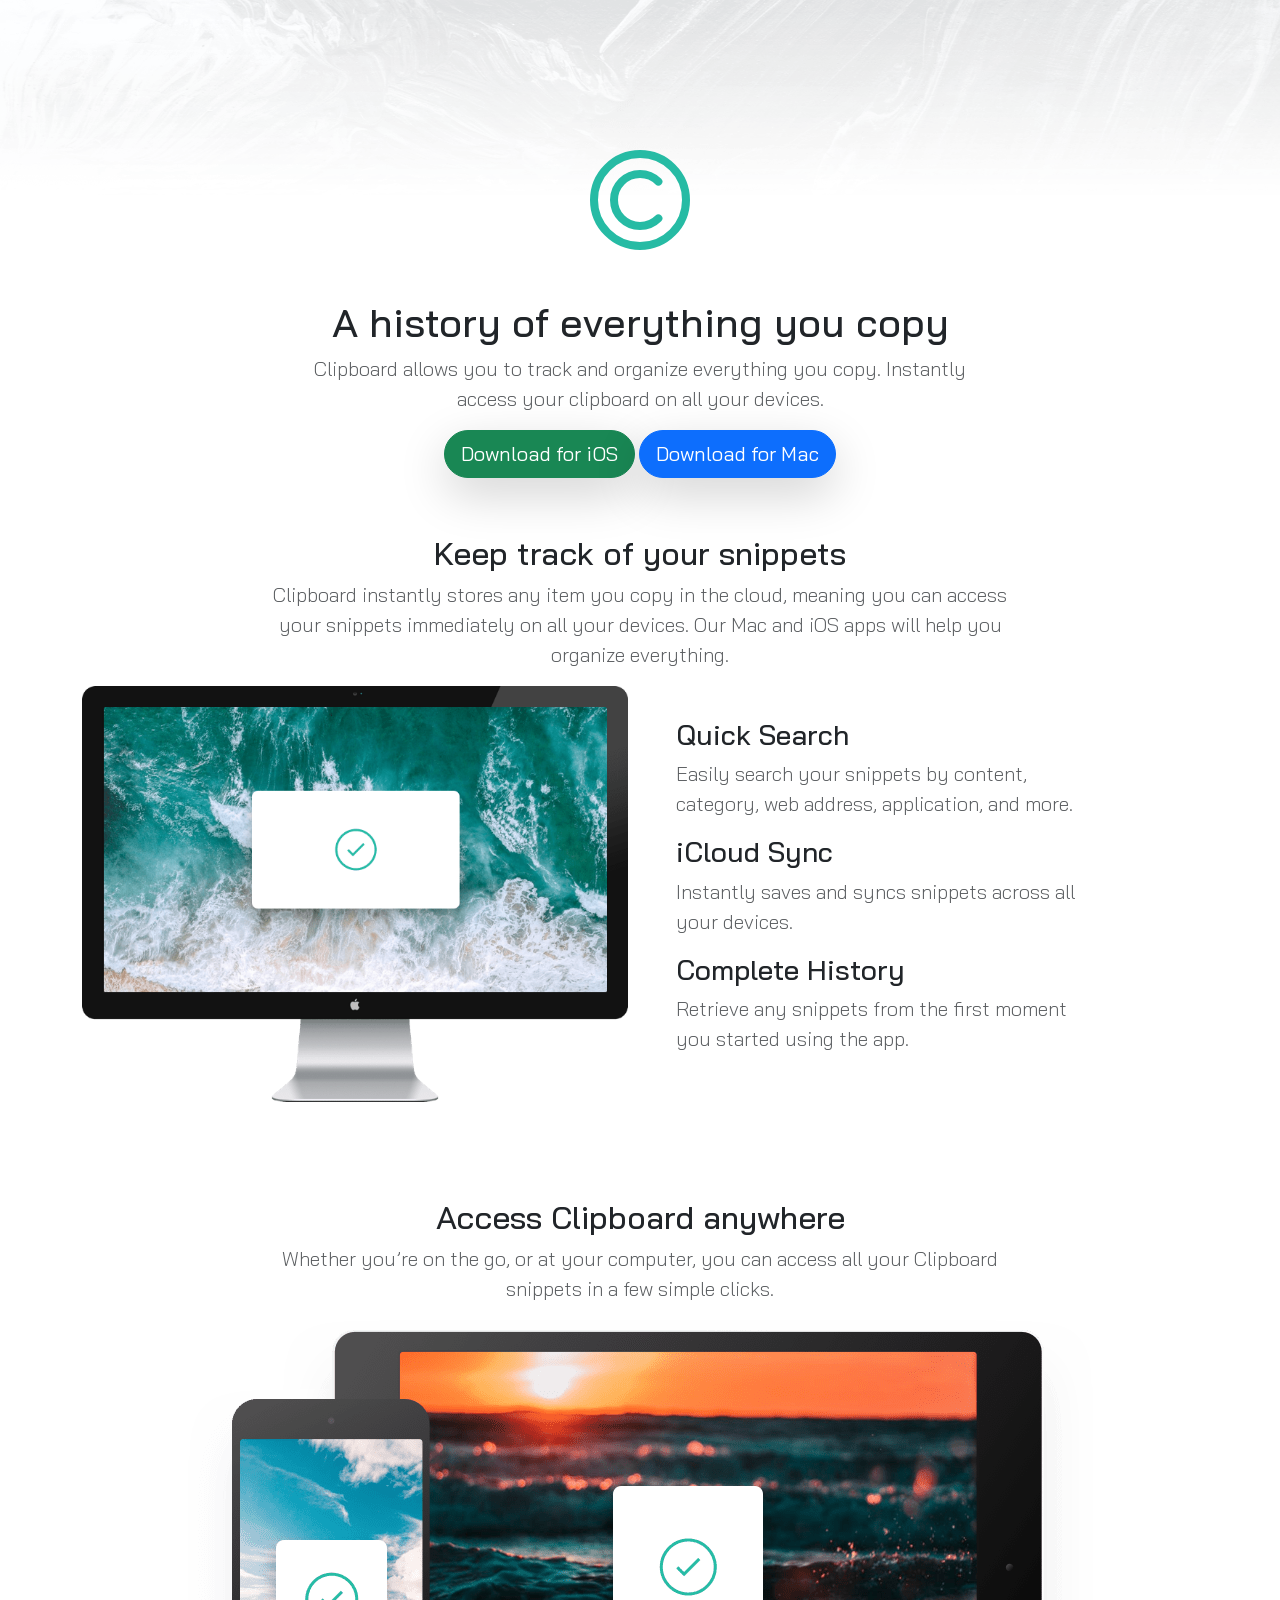
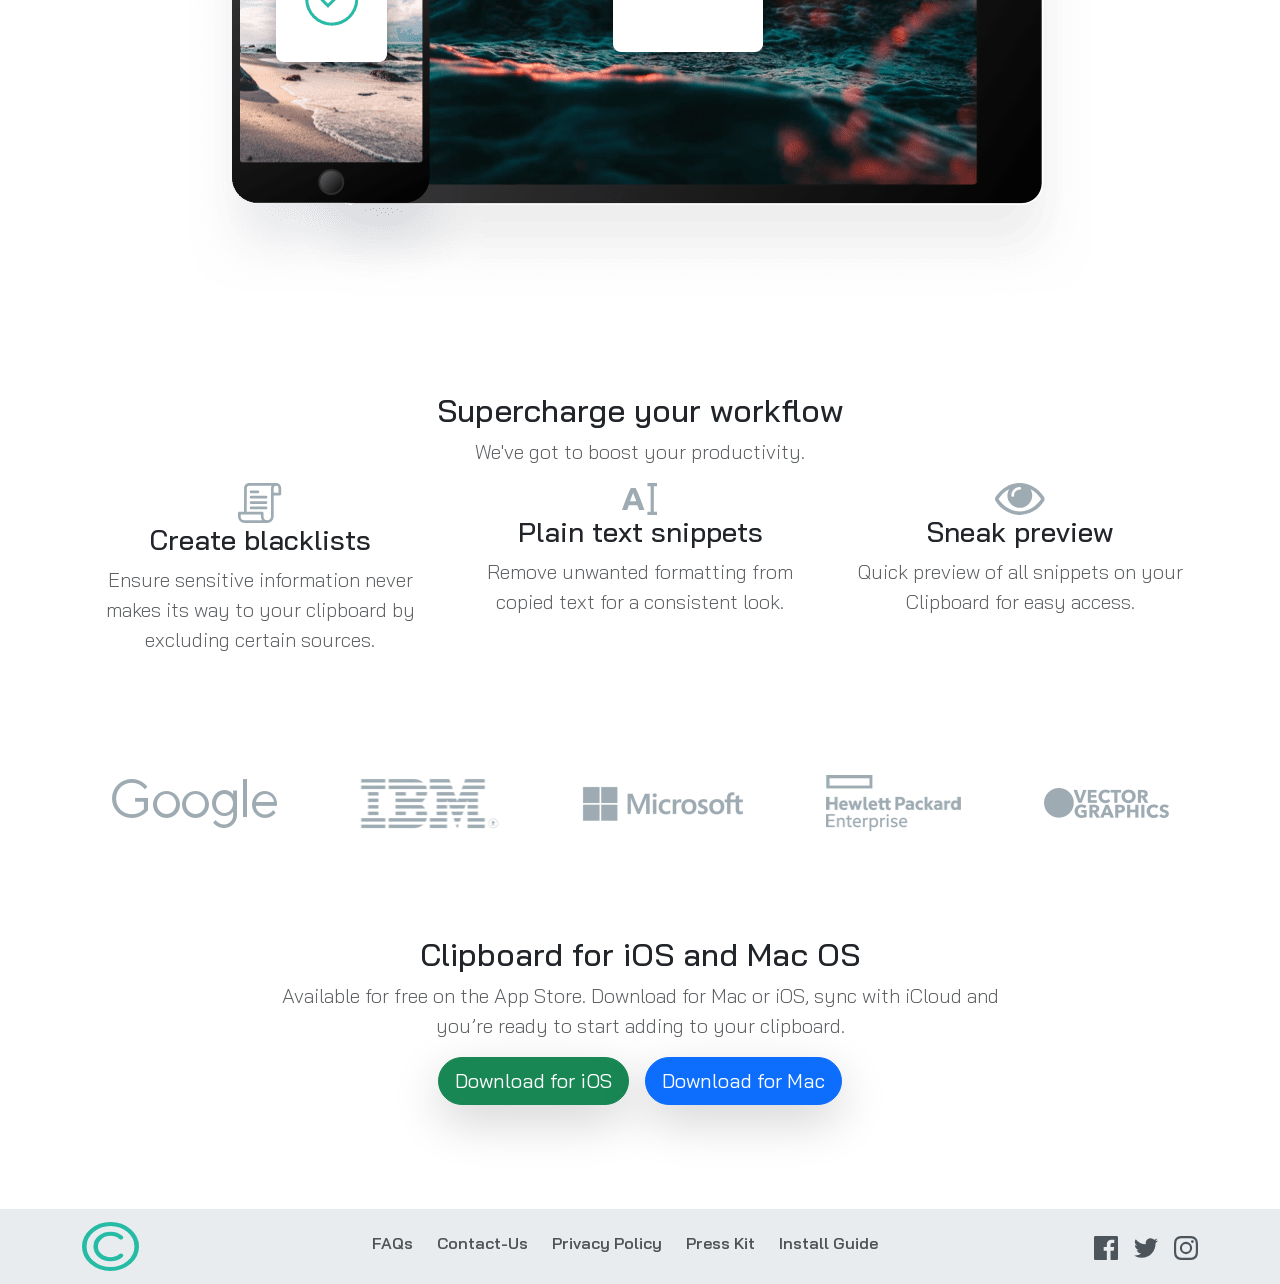
<file: index.html>
<!DOCTYPE html>
<html lang="en">
  <head>
    <meta charset="UTF-8" />
    <meta name="viewport" content="width=device-width, initial-scale=1.0" />
    <link rel="icon" href="images/favicon-32x32.png" type="icon/png" />
    <link rel="stylesheet" href="style.css" />
    <link rel="preconnect" href="https://fonts.googleapis.com" />
    <link rel="preconnect" href="https://fonts.gstatic.com" crossorigin />
    <link
      href="https://fonts.googleapis.com/css2?family=Bai+Jamjuree:ital,wght@0,200;0,300;0,400;0,500;0,600;0,700;1,200;1,300;1,400;1,500;1,600;1,700&display=swap"
      rel="stylesheet"
    />
    <link
      href="https://cdn.jsdelivr.net/npm/bootstrap@5.3.3/dist/css/bootstrap.min.css"
      rel="stylesheet"
      integrity="sha384-QWTKZyjpPEjISv5WaRU9OFeRpok6YctnYmDr5pNlyT2bRjXh0JMhjY6hW+ALEwIH"
      crossorigin="anonymous"
    />
    <title>Landing page</title>
  </head>
  <body class="container-fluid p-0">
    <header class="w-100 p-0">
      <div class="w-100">
        <img
          src="images/bg-header-desktop.png  "
          class="img-fluid w-100"
          style="max-height: 200px; margin-bottom: -50px"
        />
      </div>
      <div class="text-center mt-0">
        <img src="images/logo.svg" width="100" height="100" />
      </div>
    </header>

    <div class="container">
      <!-- hero section -->
      <section class="text-center mt-6 pt-5">
        <h1>A history of everything you copy</h1>
        <p class="lead text-muted">
          Clipboard allows you to track and organize everything you copy.
          Instantly <br class="d-none d-md-block" />access your clipboard on all
          your devices.
        </p>
        <div>
          <a href="#" class="btn btn-success rounded-pill btn-lg shadow-lg mb-2"
            >Download for iOS</a
          >
          <a href="#" class="btn btn-primary rounded-pill btn-lg shadow-lg mb-2"
            >Download for Mac</a
          >
        </div>
      </section>

      <section class="text-center mt-5">
        <h2>Keep track of your snippets</h2>
        <p class="lead text-muted">
          Clipboard instantly stores any item you copy in the cloud, meaning you
          can access <br class="d-none d-md-block" />your snippets immediately
          on all your devices. Our Mac and iOS apps will help you
          <br class="d-none d-md-block" />organize everything.
        </p>
        <div class="row align-items-center">
          <div class="col-12 col-lg-6 mb-4 mb-lg-0">
            <img src="images/image-computer.png" alt="" class="img-fluid" />
          </div>
          <div class="col-12 col-lg-6">
            <div class="px-4 text-center text-lg-start">
              <h3>Quick Search</h3>
              <p class="lead text-muted">
                Easily search your snippets by content,<br
                  class="d-none d-md-block"
                />
                category, web address, application, and more.
              </p>
              <h3>iCloud Sync</h3>
              <p class="lead text-muted">
                Instantly saves and syncs snippets across all
                <br class="d-none d-md-block" />
                your devices.
              </p>
              <h3>Complete History</h3>
              <p class="lead text-muted">
                Retrieve any snippets from the first moment
                <br class="d-none d-md-block" />
                you started using the app.
              </p>
            </div>
          </div>
        </div>
      </section>

      <section class="mt-5 pt-5 text-center">
        <h2>Access Clipboard anywhere</h2>
        <p class="lead text-muted">
          Whether you’re on the go, or at your computer, you can access all your
          Clipboard <br class="d-none d-md-block" />snippets in a few simple
          clicks.
        </p>
        <img src="images/image-devices.png" alt="" class="img-fluid" />
      </section>

      <section class="my-5 py-5 text-center">
        <h2>Supercharge your workflow</h2>
        <p class="lead text-muted">We've got to boost your productivity.</p>
        <div class="row">
          <div class="col-md-4">
            <img src="images/icon-blacklist.svg" alt="Create blacklists" />
            <h3>Create blacklists</h3>
            <p class="lead text-muted">
              Ensure sensitive information never makes its way to your clipboard
              by excluding certain sources.
            </p>
          </div>
          <div class="col-md-4">
            <img src="images/icon-text.svg" alt="Plain text snippets" />
            <h3>Plain text snippets</h3>
            <p class="lead text-muted">
              Remove unwanted formatting from copied text for a consistent look.
            </p>
          </div>
          <div class="col-md-4">
            <img src="images/icon-preview.svg" alt="Sneak preview" />
            <h3>Sneak preview</h3>
            <p class="lead text-muted">
              Quick preview of all snippets on your Clipboard for easy access.
            </p>
          </div>
        </div>
      </section>

      <div
        class="d-flex justify-content-around my-5 py-2 flex-column flex-md-row align-items-center gap-4"
      >
        <img src="images/logo-google.png" alt="Google" class="mb-4 mb-md-0" />
        <img src="images/logo-ibm.png" alt="IBM" class="mb-4 mb-md-0" />
        <img
          src="images/logo-microsoft.png"
          alt="Microsoft"
          class="mb-4 mb-md-0"
        />
        <img
          src="images/logo-hp.png"
          alt="Hewlett Packard Enterprise"
          class="mb-4 mb-md-0"
        />
        <img src="images/logo-vector-graphics.png" alt="Vector Graphics" />
      </div>

      <section class="text-center mb-9 my-5 py-5">
        <h2>Clipboard for iOS and Mac OS</h2>
        <p class="lead text-muted">
          Available for free on the App Store. Download for Mac or iOS, sync
          with iCloud and <br class="d-none d-md-block" />
          you’re ready to start adding to your clipboard.
        </p>
        <div
          class="d-flex flex-column flex-md-row justify-content-center gap-3"
        >
          <a href="#" class="btn btn-success rounded-pill btn-lg shadow-lg mb-2"
            >Download for iOS</a
          >
          <a href="#" class="btn btn-primary rounded-pill btn-lg shadow-lg mb-2"
            >Download for Mac</a
          >
        </div>
      </section>
    </div>

    <nav class="navbar navbar-light bg-body-secondary w-100">
      <div class="container">
        <div
          class="d-flex flex-column flex-md-row justify-content-between align-items-center w-100"
        >
          <a class="navbar-brand mb-3 mb-md-0" href="#">
            <img
              src="images/logo.svg"
              alt="brand icon"
              width="57"
              height="49"
            />
          </a>
          <ul
            class="navbar-nav flex-column flex-md-row gap-md-4 text-center mb-3 mb-md-0"
          >
            <li class="nav-item mb-2">
              <a class="nav-link" href="#FAQs">FAQs</a>
            </li>
            <li class="nav-item mb-2">
              <a class="nav-link" href="#Contact-Us">Contact-Us</a>
            </li>
            <li class="nav-item mb-2">
              <a class="nav-link" href="#Privacy-Policy">Privacy Policy</a>
            </li>
            <li class="nav-item mb-2">
              <a class="nav-link" href="#Press-Kit">Press Kit</a>
            </li>
            <li class="nav-item mb-2">
              <a class="nav-link" href="#Install-Guide">Install Guide</a>
            </li>
          </ul>
          <ul class="navbar-nav flex-row gap-3 list-style-type-none">
            <li class="nav-item">
              <a class="nav-link" href="#"
                ><img src="images/icon-facebook.svg" alt="Facebook"
              /></a>
            </li>
            <li class="nav-item">
              <a class="nav-link" href="#"
                ><img src="images/icon-twitter.svg" alt="Twitter"
              /></a>
            </li>
            <li class="nav-item">
              <a class="nav-link" href="#"
                ><img src="images/icon-instagram.svg" alt="Instagram"
              /></a>
            </li>
          </ul>
        </div>
      </div>
    </nav>
    <script
      src="https://cdn.jsdelivr.net/npm/bootstrap@5.3.3/dist/js/bootstrap.bundle.min.js"
      integrity="sha384-YvpcrYf0tY3lHB60NNkmXc5s9fDVZLESaAA55NDzOxhy9GkcIdslK1eN7N6jIeHz"
      crossorigin="anonymous"
    ></script>
  </body>
</html>
</file>
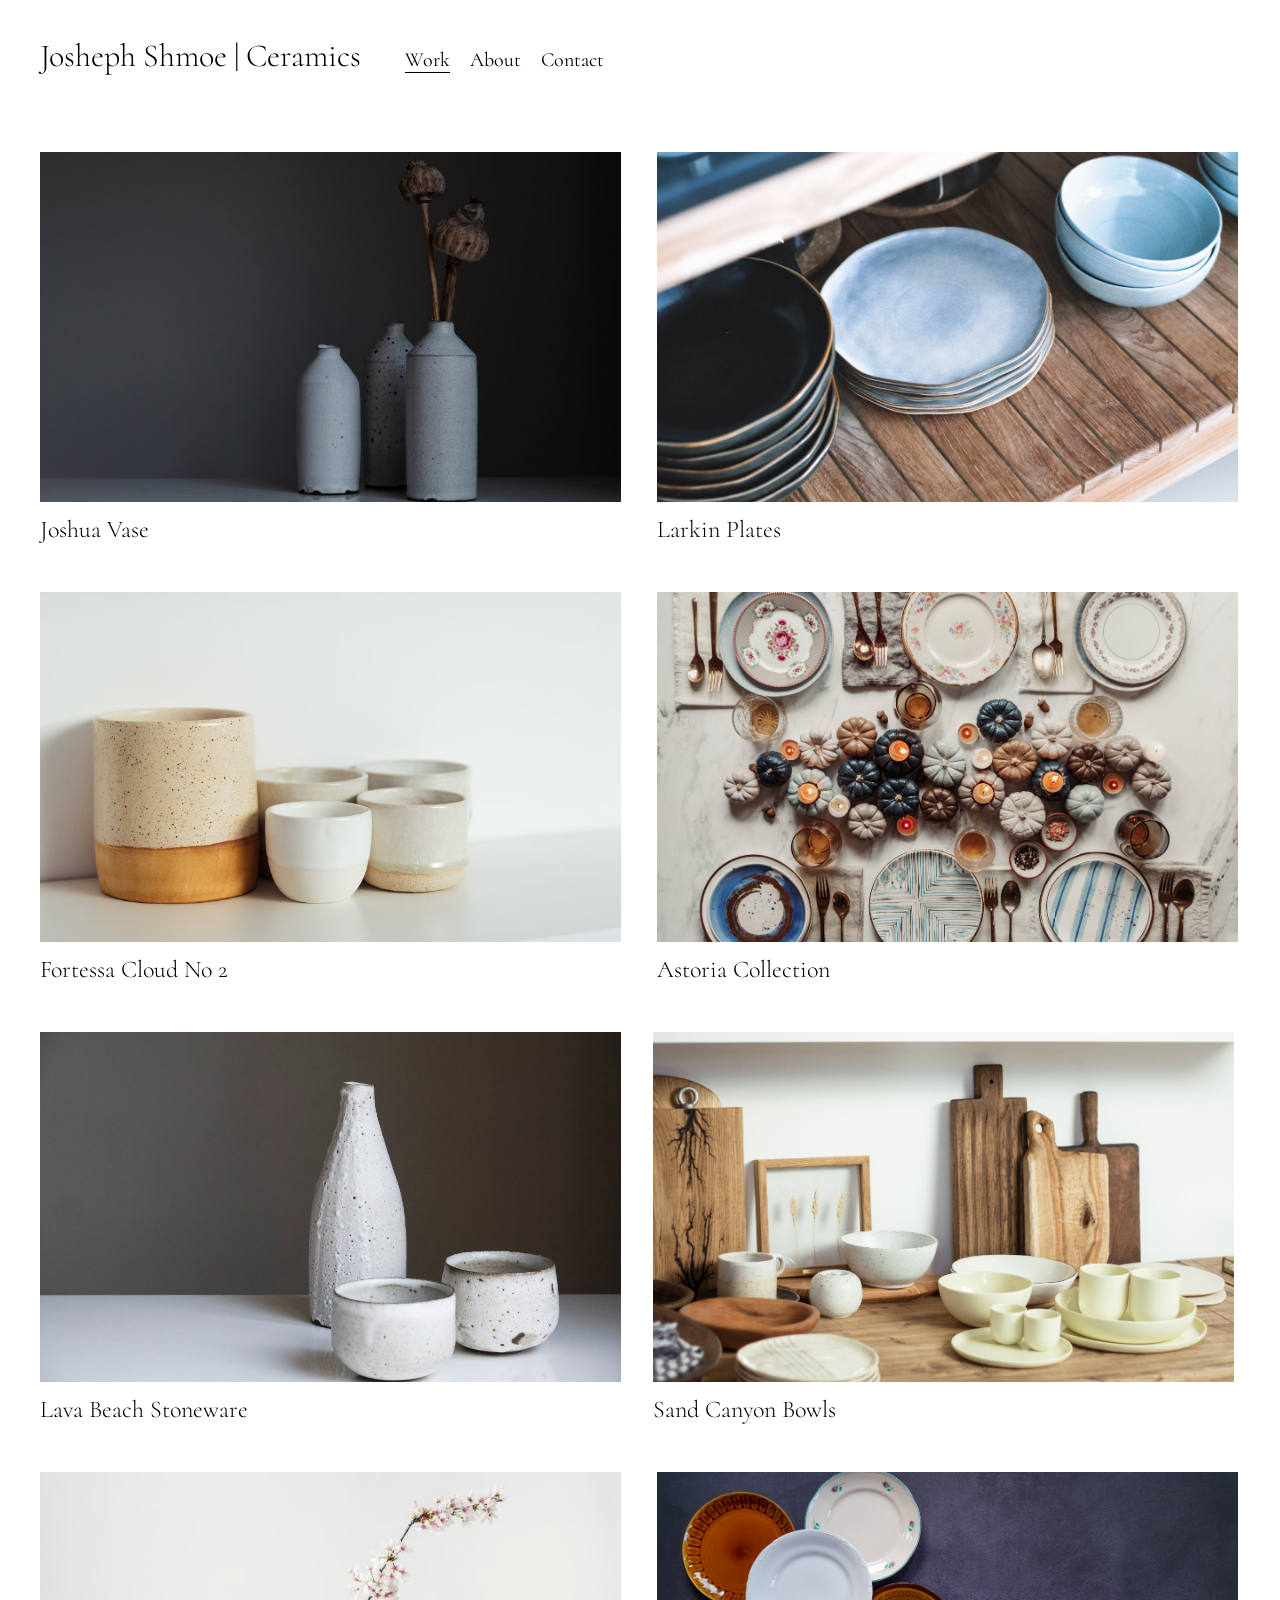
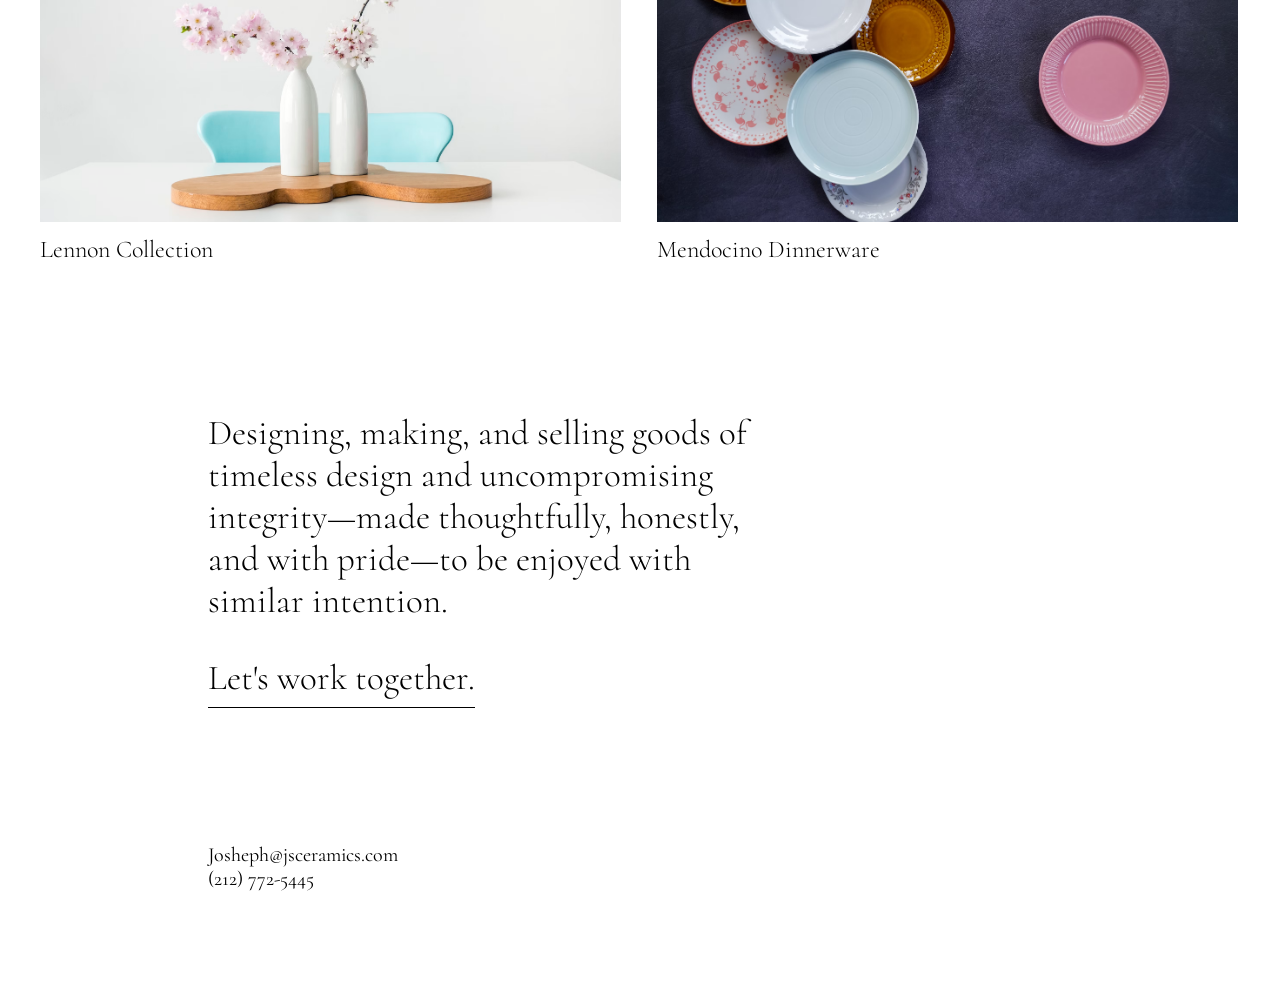
<file: Artist-portfolio/artistPortfolio.html>
<!DOCTYPE html>
<html lang="en">
<head>
    <meta charset="UTF-8">
    <meta name="viewport" content="width=device-width, initial-scale=1.0">
    <link rel="stylesheet" href="/Artist-portfolio/artistportfolio.css">
    <link rel="preconnect" href="https://fonts.googleapis.com">
    <link rel="preconnect" href="https://fonts.gstatic.com" crossorigin>
    <link href="https://fonts.googleapis.com/css2?family=Cormorant:ital,wght@0,300;1,300&display=swap" rel="stylesheet">
    <title>Artist Portfolio</title>
</head>
<body>
    <header class="navbar">
        <h1>Josheph Shmoe | Ceramics</h1>
        <nav class="nav">
            <ul >
                <li><a  class="active" href="#work">Work</a></li>
                <li><a href="#about">About</a></li>
                <li><a href="#contact">Contact</a></li>
            </ul>  
        </nav>
    </header>
    <section class="gallery">
        <div class="card">
            <img src="/Artist-portfolio/Images/pic1.avif" alt="">
            <h2>Joshua Vase</h2>
        </div>
        
        <div class="card">
            <img src="/Artist-portfolio/Images/pic2.avif" alt="">
            <h2>Larkin Plates</h2>
        </div>
        
        <div class="card">
            <img src="/Artist-portfolio/Images/pic3.avif" alt="">
            <h2>Fortessa Cloud No 2</h2>
        </div>

        <div class="card">
            <img src="/Artist-portfolio/Images/pic4.avif" alt="">
            <h2>Astoria Collection</h2>
        </div>

        <div class="card">
            <img src="/Artist-portfolio/Images/pic5.avif" alt="">
            <h2>Lava Beach Stoneware</h2>
        </div><div class="card">
            <img src="/Artist-portfolio/Images/pic6.avif" alt="">
            <h2>Sand Canyon Bowls</h2>
        </div>

        <div class="card">
            <img src="/Artist-portfolio/Images/pic7.avif" alt="">
            <h2> Lennon Collection</h2>
        </div>

        <div class="card">
            <img src="/Artist-portfolio/Images/pic8.avif" alt="">
            <h2>Mendocino Dinnerware</h2>
        </div>
    </section>
    <section id="about">
        <h3>Designing, making, and selling goods of timeless design and uncompromising
            integrity—made thoughtfully, honestly, and with pride—to be enjoyed with similar intention.</h3>
        <h3 class="cta">Let's work together.</h3>
        <div id="contact">
            <p>Josheph@jsceramics.com</p>
            <p>(212) 772-5445</p>
        </div>
    </section>
     
</body>
</html>
</file>
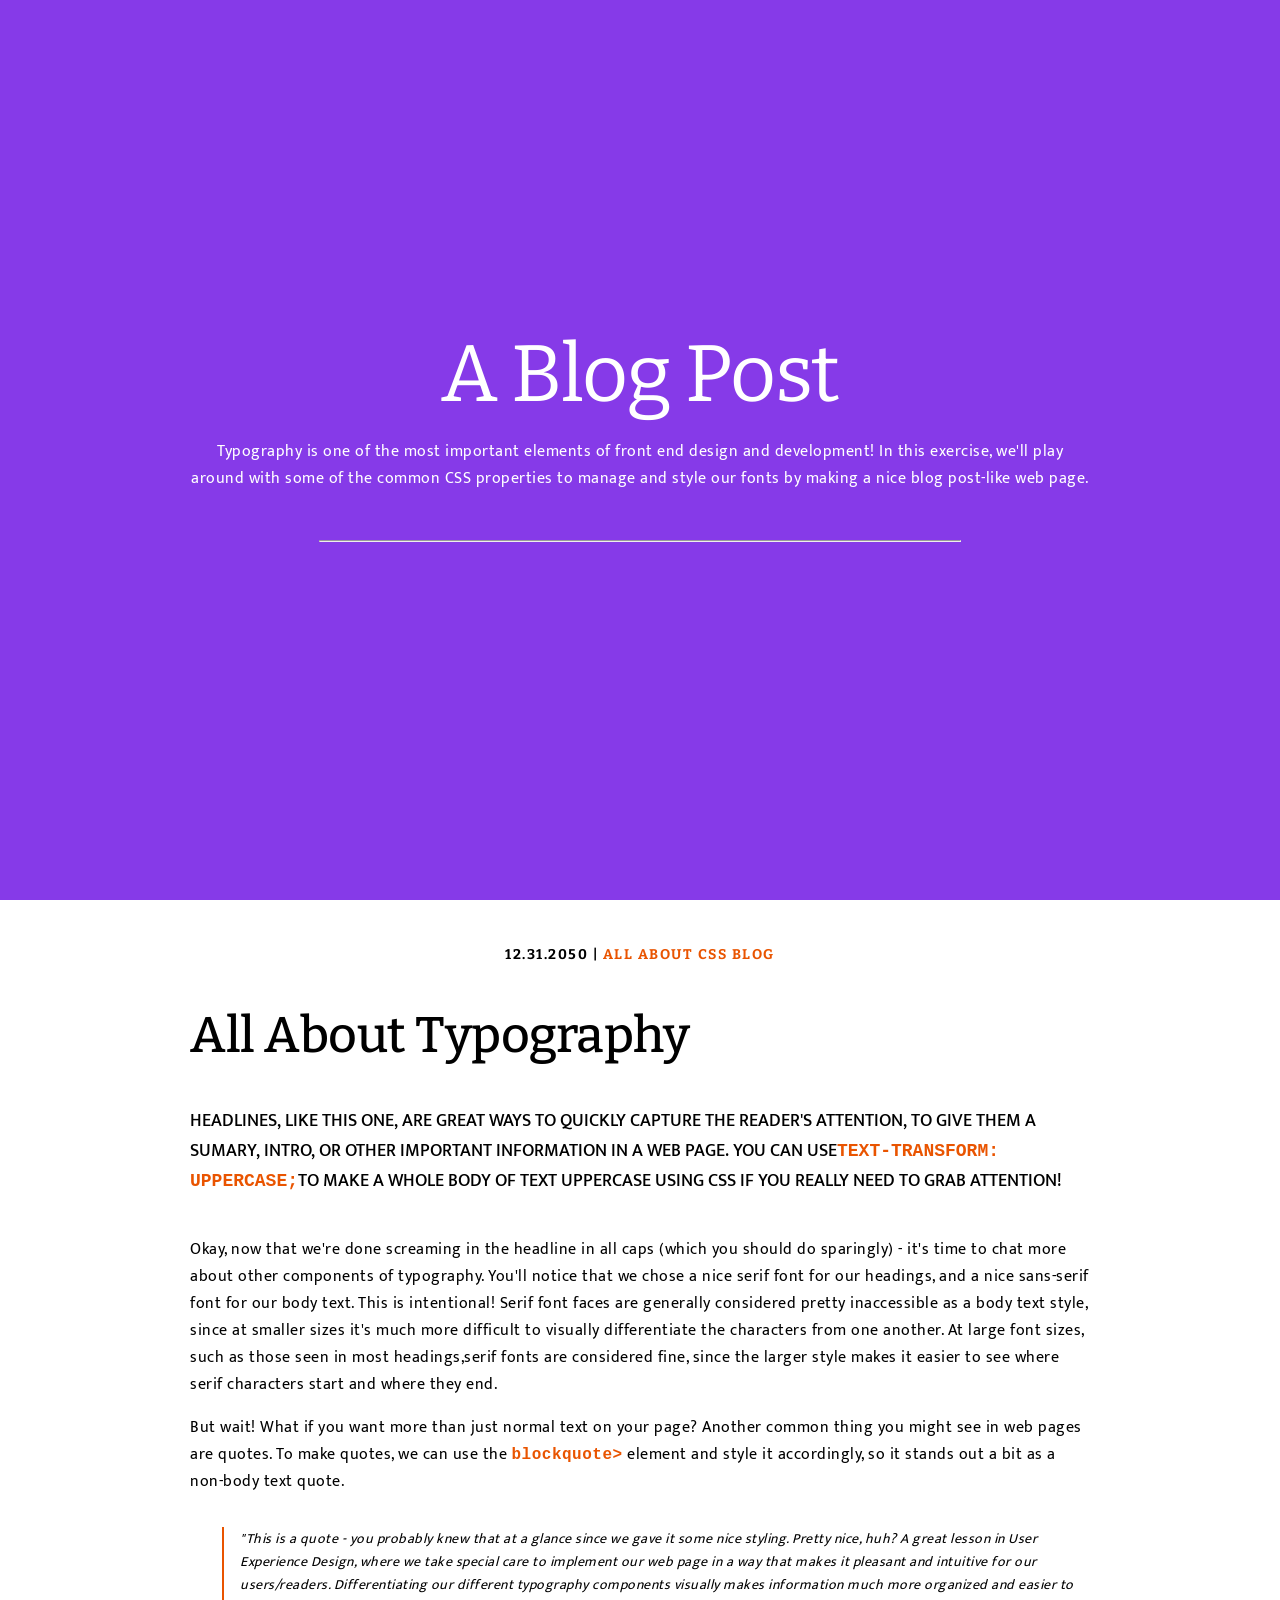
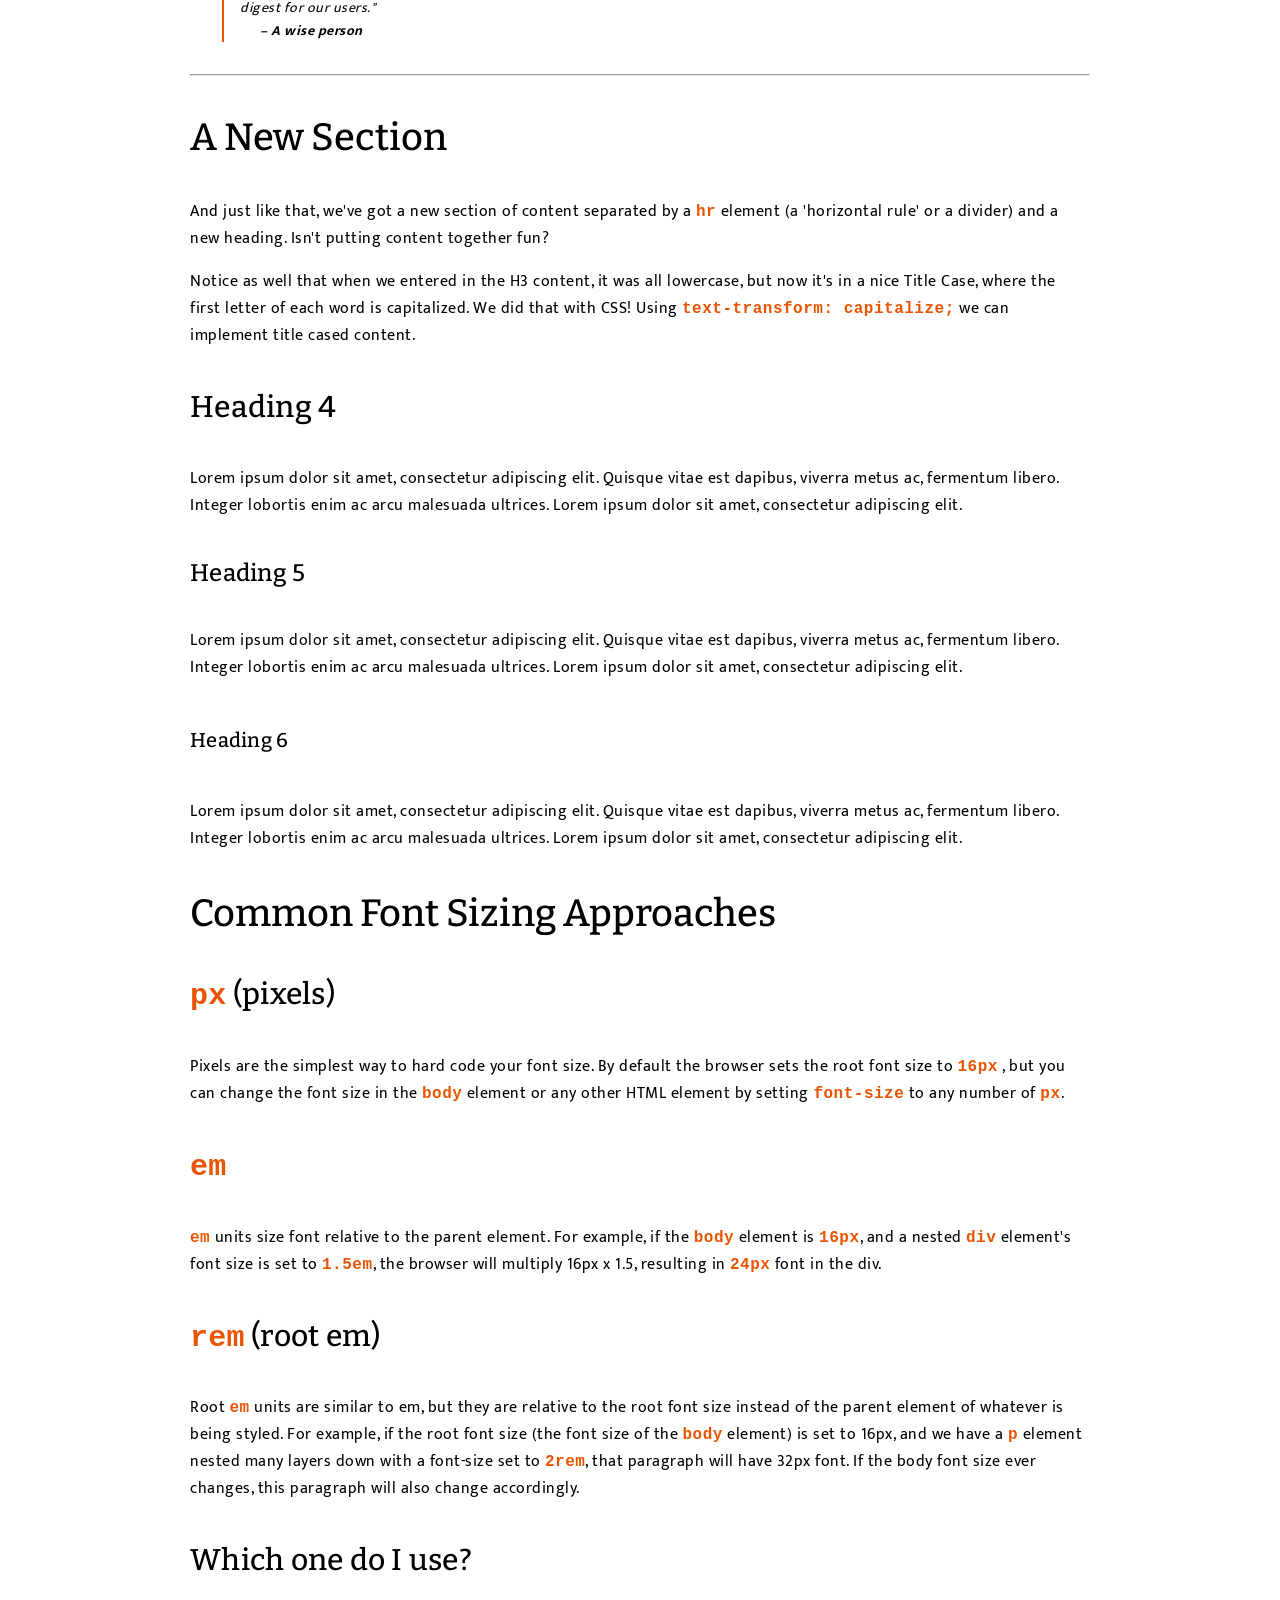
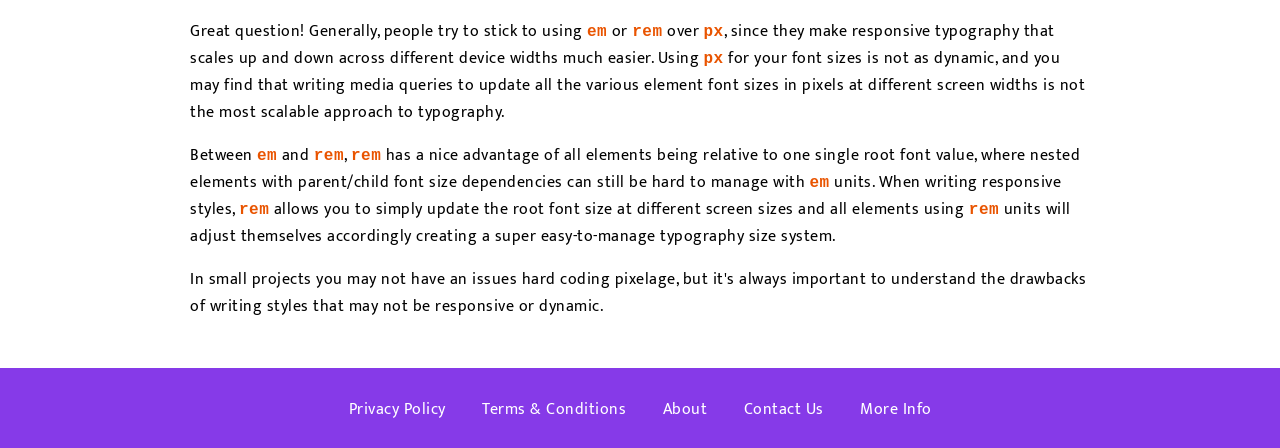
<file: Blog-post/blogPost.html>
<!DOCTYPE html>
<html lang="en">
<head>
    <meta charset="UTF-8">
    <meta name="viewport" content="width=device-width, initial-scale=1.0">
    <link rel="stylesheet" href="/Blog-post/blogpost.css">
    <link rel="preconnect" href="https://fonts.googleapis.com">
    <link rel="preconnect" href="https://fonts.gstatic.com" crossorigin>
    <link href="https://fonts.googleapis.com/css2?family=Bitter:ital,wght@0,100..900;1,
           100..900&family=Mukta:wght@300;400;500;700&display=swap" rel="stylesheet">
    <title>Blog Post</title>
</head>
<body>
    <div class="hero">
        <h1>A Blog Post</h1>
        <p>Typography is one of the most important elements of front end design and development! 
           In this exercise, we'll play around with some of the common CSS properties to manage 
           and style our fonts by making a nice blog post-like web page.</p>
        <hr>
    </div>
    
    <div class="content">
        <p class="info">12.31.2050 | <span>ALL ABOUT CSS BLOG</span> </p>
        <h2>All About Typography</h2>
        <p class="headline">Headlines, like this one, are great ways to quickly capture the
           reader's attention, to give them a sumary, intro, or other important
           information in a web page. You can use<code>text-transform: uppercase;</code>to make a whole body of text
           uppercase using CSS if you really need to grab attention!
        </p>
        <p>Okay, now that we're done screaming in the headline in all caps (which you should do sparingly)
             - it's time to chat more about other components of typography. You'll notice that we chose a nice
              serif font for our headings, and a nice sans-serif font for our body text. This is intentional! 
              Serif font faces are generally considered pretty inaccessible as a body text style, since at 
              smaller sizes it's much more difficult to visually differentiate the characters from one another.
               At large font sizes, such as those seen in most headings,serif fonts are considered fine, since 
               the larger style makes it easier to see where serif characters start and where they end.
        </p>
        <p>But wait! What if you want more than just normal text on your page? Another common thing you might
             see in web pages are quotes. To make quotes, we can use the <code>blockquote></code> element and style it accordingly, 
             so it stands out a bit as a non-body text quote.
        </p>
        <blockquote class="quote">"This is a quote - you probably knew that at a glance since we gave it some nice styling. Pretty nice,
                 huh? A great lesson in User Experience Design, where we take special care to implement our web page 
                 in a way that makes it pleasant and intuitive for our users/readers. Differentiating our different 
                 typography components visually makes information much more organized and easier to digest for our 
                 users." <cite>– A wise person</cite>
        </blockquote>

        <hr>
        
        <h3>a new section</h3>
        <p>And just like that, we've got a new section of content separated by a <code>hr</code> element (a 'horizontal rule' 
            or a divider) and a new heading. Isn't putting content together fun?
        </p>
        <p>Notice as well that when we entered in the H3 content, it was all lowercase, but now it's in a nice 
            Title Case, where the first letter of each word is capitalized. We did that with CSS! Using 
           <code>text-transform: capitalize;</code> we can implement title cased content.
        </p>

        <h4>Heading 4</h4>
        <p>Lorem ipsum dolor sit amet, consectetur adipiscing elit. Quisque vitae est dapibus, viverra metus ac, 
            fermentum libero. Integer lobortis enim ac arcu malesuada ultrices. Lorem ipsum dolor sit amet, 
            consectetur adipiscing elit.
        </p>

        <h5>Heading 5</h5>
        <p>Lorem ipsum dolor sit amet, consectetur adipiscing elit. Quisque vitae est dapibus, viverra metus ac,
            fermentum libero. Integer lobortis enim ac arcu malesuada ultrices. Lorem ipsum dolor sit amet, 
            consectetur adipiscing elit.
        </p>

        <h6>Heading 6</h6>
        <p>Lorem ipsum dolor sit amet, consectetur adipiscing elit. Quisque vitae est dapibus, viverra metus ac, 
        fermentum libero. Integer lobortis enim ac arcu malesuada ultrices. Lorem ipsum dolor sit amet, 
        consectetur adipiscing elit.
        </p>

        <h3>Common Font Sizing Approaches</h3>
        <h4><code>px</code> (pixels)</h4>
        <p>Pixels are the simplest way to hard code your font size. By default the browser sets the root font size to <code>16px</code> , 
            but you can change the font size in the <code>body</code> element or any other HTML element by setting <code>font-size</code> to any number 
            of <code>px</code>.
        </p>
            
        <h4><code>em</code></h4>
        <p><code>em</code> units size font relative to the parent element. For example, if the <code>body</code> element is <code>16px</code>, and a nested <code>div</code>
            element's font size is set to <code>1.5em</code>, the browser will multiply 16px x 1.5, resulting in <code>24px</code> font in the div.
        </p>

        <h4><code>rem</code> (root em)</h4>
        <p>Root <code>em</code> units are similar to em, but they are relative to the root font size instead of the parent element of whatever
            is being styled. For example, if the root font size (the font size of the <code>body</code> element) is set to 16px, and we have a 
            <code>p</code> element nested many layers down with a font-size set to <code>2rem</code>, that paragraph will have 32px font. If the body font
            size ever changes, this paragraph will also change accordingly.
        </p>

        <h4>Which one do I use?</h4>
        <p>Great question! Generally, people try to stick to using <code>em</code> or <code>rem</code> over <code>px</code>, since they make responsive typography that
            scales up and down across different device widths much easier. Using <code>px</code> for your font sizes is not as dynamic, 
            and you may find that writing media queries to update all the various element font sizes in pixels at different 
            screen widths is not the most scalable approach to typography.
        </p>
        <p>Between <code>em</code> and <code>rem</code>, <code>rem</code> has a nice advantage of all elements being relative to one single root font value,
            where nested elements with parent/child font size dependencies can still be hard to manage with <code>em</code> units. 
            When writing responsive styles, <code>rem</code> allows you to simply update the root font size at different screen sizes
            and all elements using <code>rem</code> units will adjust themselves accordingly creating a super easy-to-manage typography 
            size system.
        </p>
        <p>In small projects you may not have an issues hard coding pixelage, but it's always important to understand the
           drawbacks of writing styles that may not be responsive or dynamic.
        </p>
    </div>   
    <footer>
        <ul>
            <li>
                <a href="#privacy">Privacy Policy</a>
            </li>
            <li>
                <a href="#terms">Terms & Conditions </a>
            </li>
            <li>
                <a href="#about">About</a>
            </li>
            <li>
                <a href="#contact">Contact Us</a>
            </li>
            <li>
                <a href="#info">More Info</a>
            </li>
        </ul> 
    </footer>


</body>
</html>
</file>
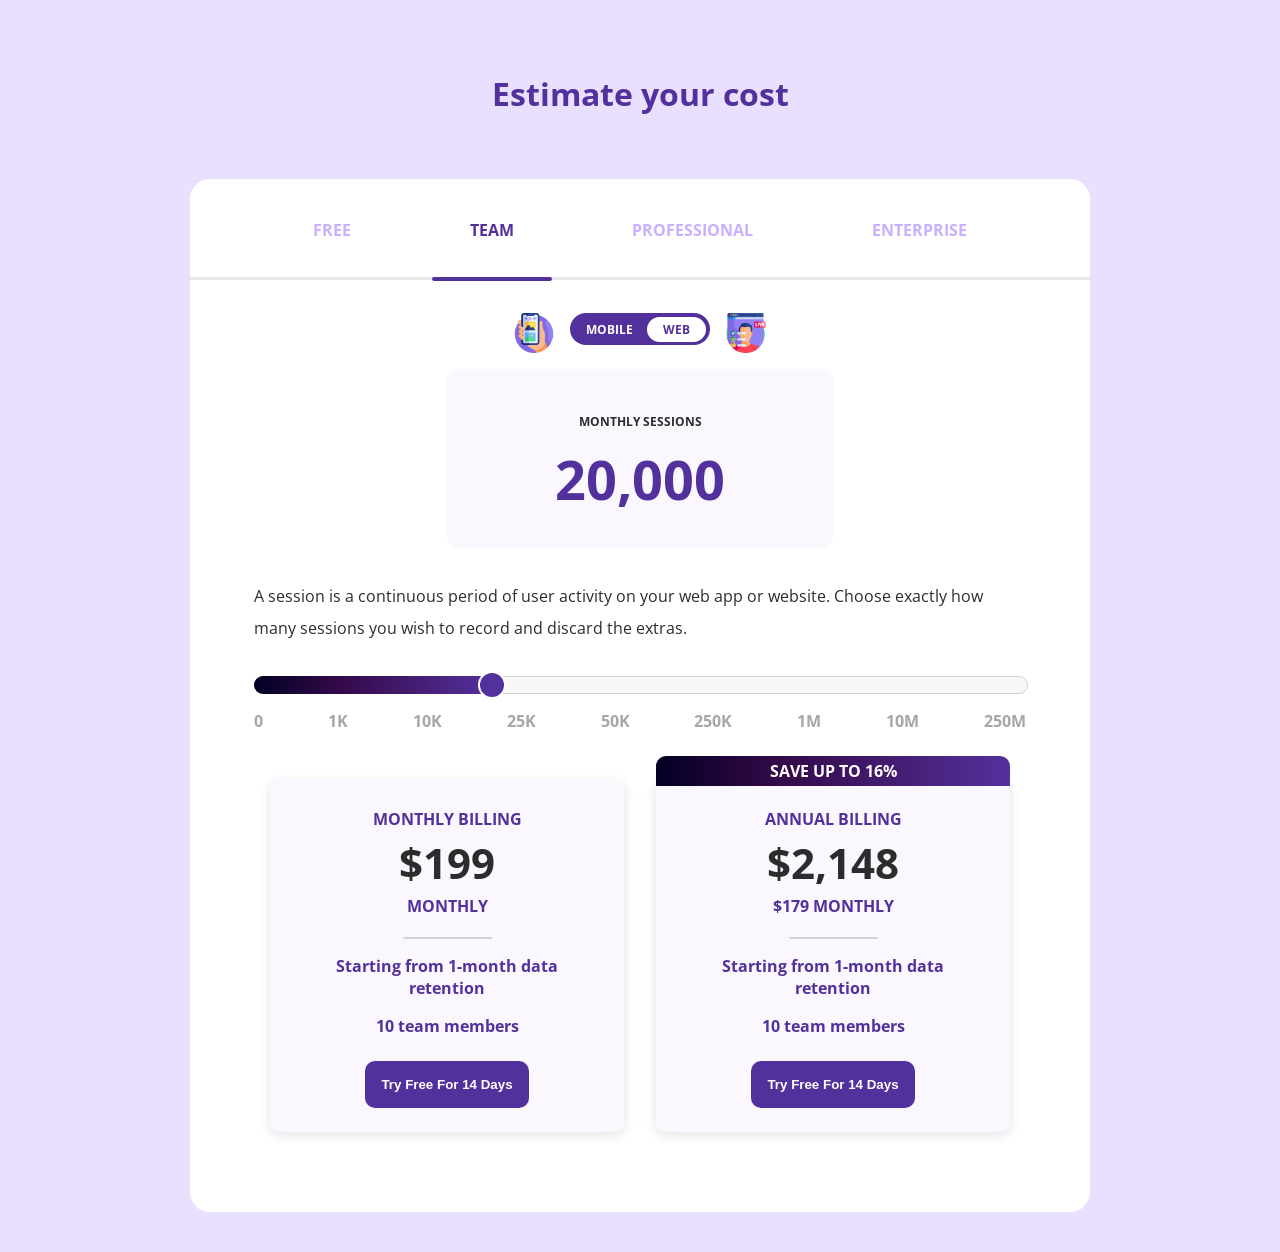
<file: Cost-estimator/costEstimator.html>
<!DOCTYPE html>
<html lang="en">
<head>
    <meta charset="UTF-8">
    <meta name="viewport" content="width=device-width, initial-scale=1.0">
    <link rel="stylesheet" href="/Cost-estimator/costEstimator.css">
    <link rel="preconnect" href="https://fonts.googleapis.com">
    <link rel="preconnect" href="https://fonts.gstatic.com" crossorigin>
    <link href="https://fonts.googleapis.com/css2?family=Open+Sans:ital,wght@0,300..800;1,300..800&display=swap" rel="stylesheet">
    <title>Cost Estimator </title>
</head>
<body>
    <h1>Estimate your cost</h1>
    <div class="container">
        <div class="tabs">
            <p>Free</p>
            <p class="active">Team</p>
            <p>Professional</p>
            <p>Enterprise</p>
        </div>
        <div class="line"></div>
        <div class="toggle-wrapper">
            <img src="/Cost-estimator/costEstimator/icon1.png" alt="">
            <div class="toggle">
                <span>Mobile</span>
                <span>Web</span>
            </div>
            <img src="/Cost-estimator/costEstimator/icon2.png" alt="">
        </div>

        <div class="sessions-card">
            <p>Monthly Sessions</p>
            <p class="number">20,000</p>
        </div>

        <p class="description">A session is a continuous period of user activity on your web app or  website. Choose exactly how many 
        sessions you wish to record and discard the extras.</p>

        <div class="slider">
            <div class="bar">
                <div class="progress"></div>
                <div class="point"></div>
            </div>
            <div class="scale">
                <ul>
                    <li>0</li>
                    <li>1K</li>
                    <li>10K</li>
                    <li>25K</lI>
                    <li>50K</li>
                    <li>250K</li>
                    <li>1M</li>
                    <li>10M</li>
                    <li>250M</li>
                </ul>
            </div>
        </div>

        <div class="card-wrapper">
            <div class="card">
                <div class="top-section">
                    <p>Monthly Billing</p>
                    <p class="price">$199</p>
                    <p>Monthly</p>
                </div>
                <hr>
                <p>Starting from 1-month data retention</p>
                <p>10 team members</p>
                <button>Try Free For 14 Days</button>
            </div>
            <div class="card">
                <div class="top-section">
                    <div class="save-header">
                        <p>Save up to 16%</p>
                    </div>
                    <p>Annual Billing</p>
                    <p class="price">$2,148</p>
                    <p>$179 Monthly</p>
                </div>
                <hr>
                <p>Starting from 1-month data retention</p>
                <p>10 team members</p>
                <button>Try Free For 14 Days</button>
            </div>
        </div>
    </div>
    
</body>
</html>
</file>
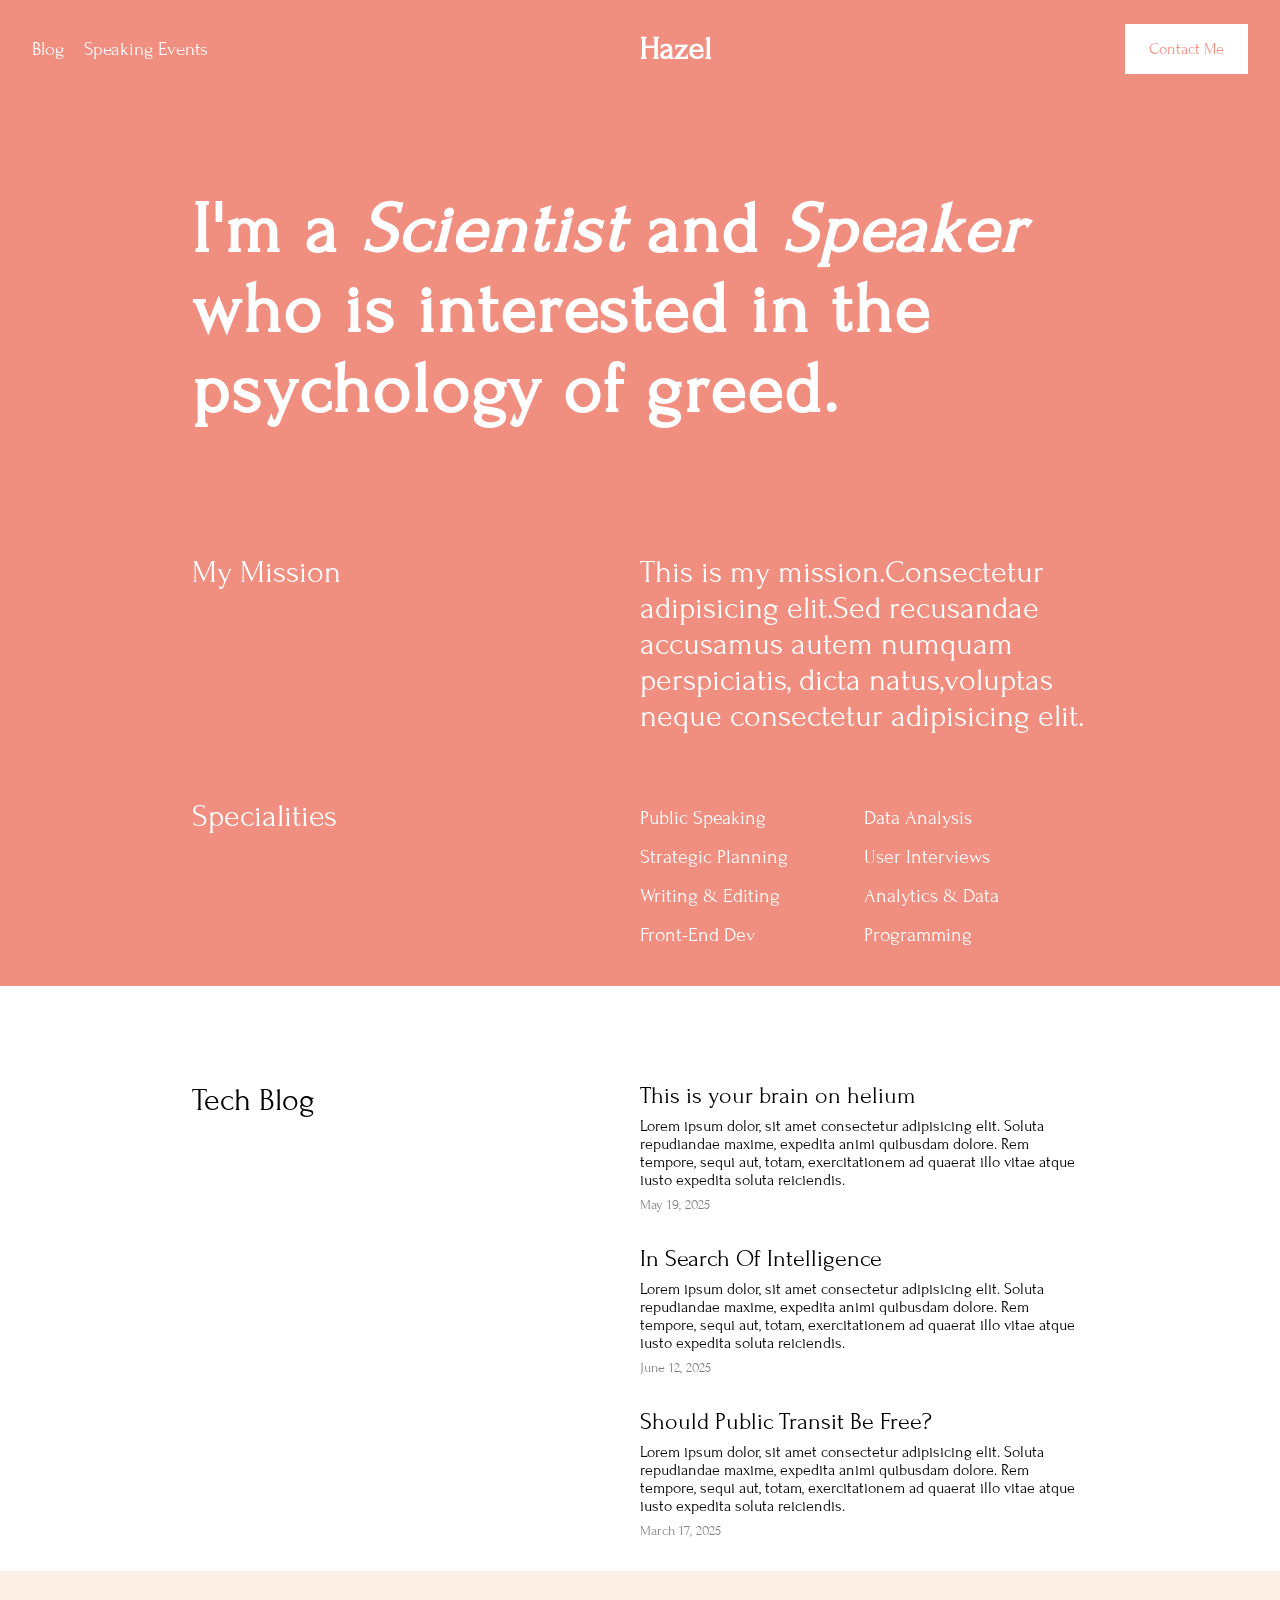
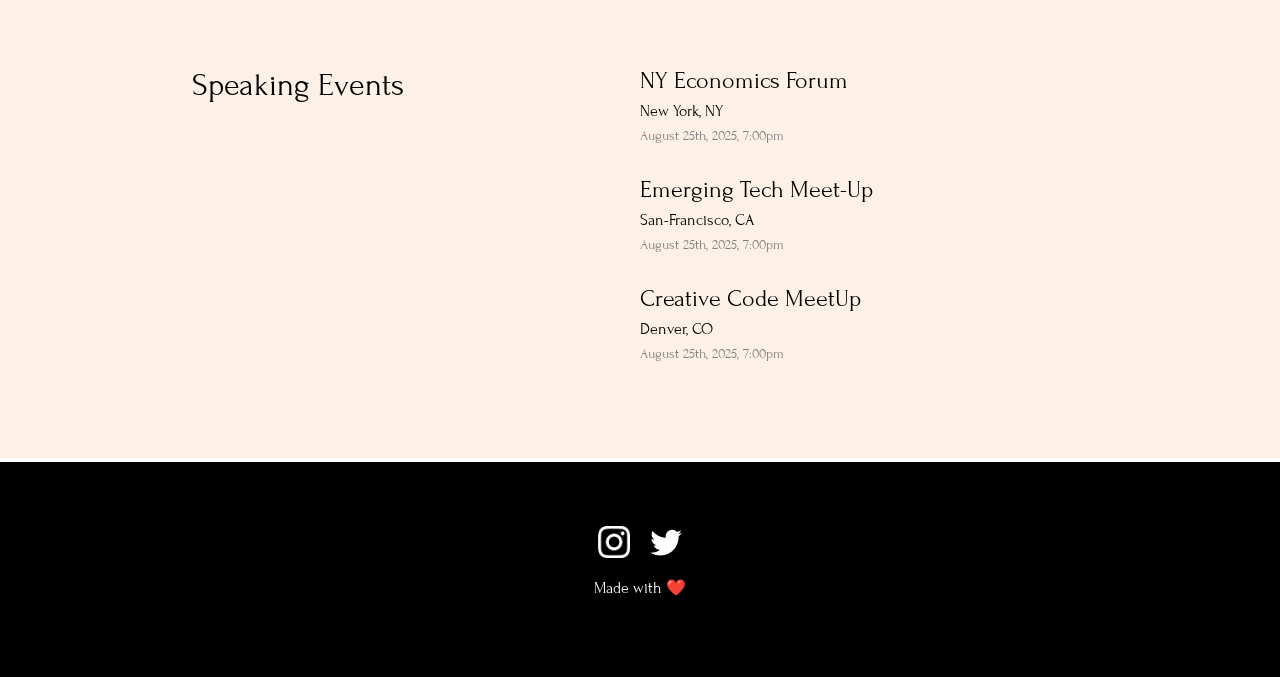
<file: Hazel-cv/hazelCV.html>
<!DOCTYPE html>
<html lang="en">
<head>
    <meta charset="UTF-8">
    <meta name="viewport" content="width=device-width, initial-scale=1.0">
    <link rel="stylesheet" href="/Hazel-cv/hazelCV.css">
    <link rel="preconnect" href="https://fonts.googleapis.com">
    <link rel="preconnect" href="https://fonts.gstatic.com" crossorigin>
    <link href="https://fonts.googleapis.com/css2?family=Forum&display=swap" rel="stylesheet">
    <title>Hazel CV</title>
</head>
<body>
   <section class="hero">
    <header class="navbar">
        <nav class="links">
            <a href="#">Blog</a>
            <a href="#">Speaking Events</a>
        </nav>
        <p>Hazel</p> 
        <a class="contact" href="#contact">Contact Me</a>
    </header>
    <div class="hero-content">
        <h1 class="tagline">I'm a <em>Scientist</em> and <em>Speaker</em> who is interested 
            in the psychology of greed.</h1>
        <div class="two-column">
            <p>My Mission</p>
            <p>This is my mission.Consectetur adipisicing elit.Sed recusandae accusamus autem numquam perspiciatis,
               dicta natus,voluptas neque consectetur adipisicing elit. </p>
        </div>
        
        <div class="two-column">
            <p>Specialities</p>
            <ul class="skills">
                <li>Public Speaking</li>
                <li>Data Analysis</li>
                <li>Strategic Planning</li>
                <li>User Interviews</li>
                <li>Writing & Editing</li>
                <li>Analytics & Data</li>
                <li>Front-End Dev</li>
                <li>Programming</li>
            </ul>
        </div>
   </section>
   <section class="blog-section">
    <div class="blog-content">
        <div class="two-column">
            <p>Tech Blog</p>
            <div class="blog-posts">
                <p class="blog-heading">
                    This is your brain on helium
                </p>
                <p class="blog-text">
                    Lorem ipsum dolor, sit amet consectetur adipisicing elit. Soluta repudiandae maxime, expedita animi quibusdam dolore.
                     Rem tempore, sequi aut, totam, exercitationem ad quaerat illo vitae atque iusto expedita soluta reiciendis.
                </p>
                <p class="blog-date">May 19, 2025</p>

                <p class="blog-heading">
                    In Search Of Intelligence
                </p>
                <p class="blog-text">
                    Lorem ipsum dolor, sit amet consectetur adipisicing elit. Soluta repudiandae maxime, expedita animi quibusdam dolore.
                     Rem tempore, sequi aut, totam, exercitationem ad quaerat illo vitae atque iusto expedita soluta reiciendis.
                </p>
                <p class="blog-date">June 12, 2025</p>

                <p class="blog-heading">
                    Should Public Transit Be Free?
                </p>
                <p class="blog-text">
                    Lorem ipsum dolor, sit amet consectetur adipisicing elit. Soluta repudiandae maxime, expedita animi quibusdam dolore.
                     Rem tempore, sequi aut, totam, exercitationem ad quaerat illo vitae atque iusto expedita soluta reiciendis.
                </p>
                <p class="blog-date">March 17, 2025</p>
            </div>
        </div>
    </div>
   </section>
   <section class="events-section">
    <div class="events-content">
        <div class="two-column">
            <p>Speaking Events</p>
            <div class="events-card">
                <p class="event-title">NY Economics Forum</p>
                <p class="event-location">New York, NY</p>
                <p class="event-date">August 25th, 2025, 7:00pm</p>
                <p class="event-title">Emerging Tech Meet-Up</p>
                <p class="event-location">San-Francisco, CA</p>
                <p class="event-date">August 25th, 2025, 7:00pm</p>
                <p class="event-title">Creative Code MeetUp</p>
                <p class="event-location">Denver, CO</p>
                <p class="event-date">August 25th, 2025, 7:00pm</p>
            </div>
        </div>
    </div>
   </section>
   <footer>
    <div class="footer-content">
        <img src="/Hazel-cv/hazelCV/instagram.png" alt="">
        <img src="/Hazel-cv/hazelCV/twitter.png" alt="">
        <p>Made with ❤️</p>
    </div>
   </footer>
</body>
</html>
</file>
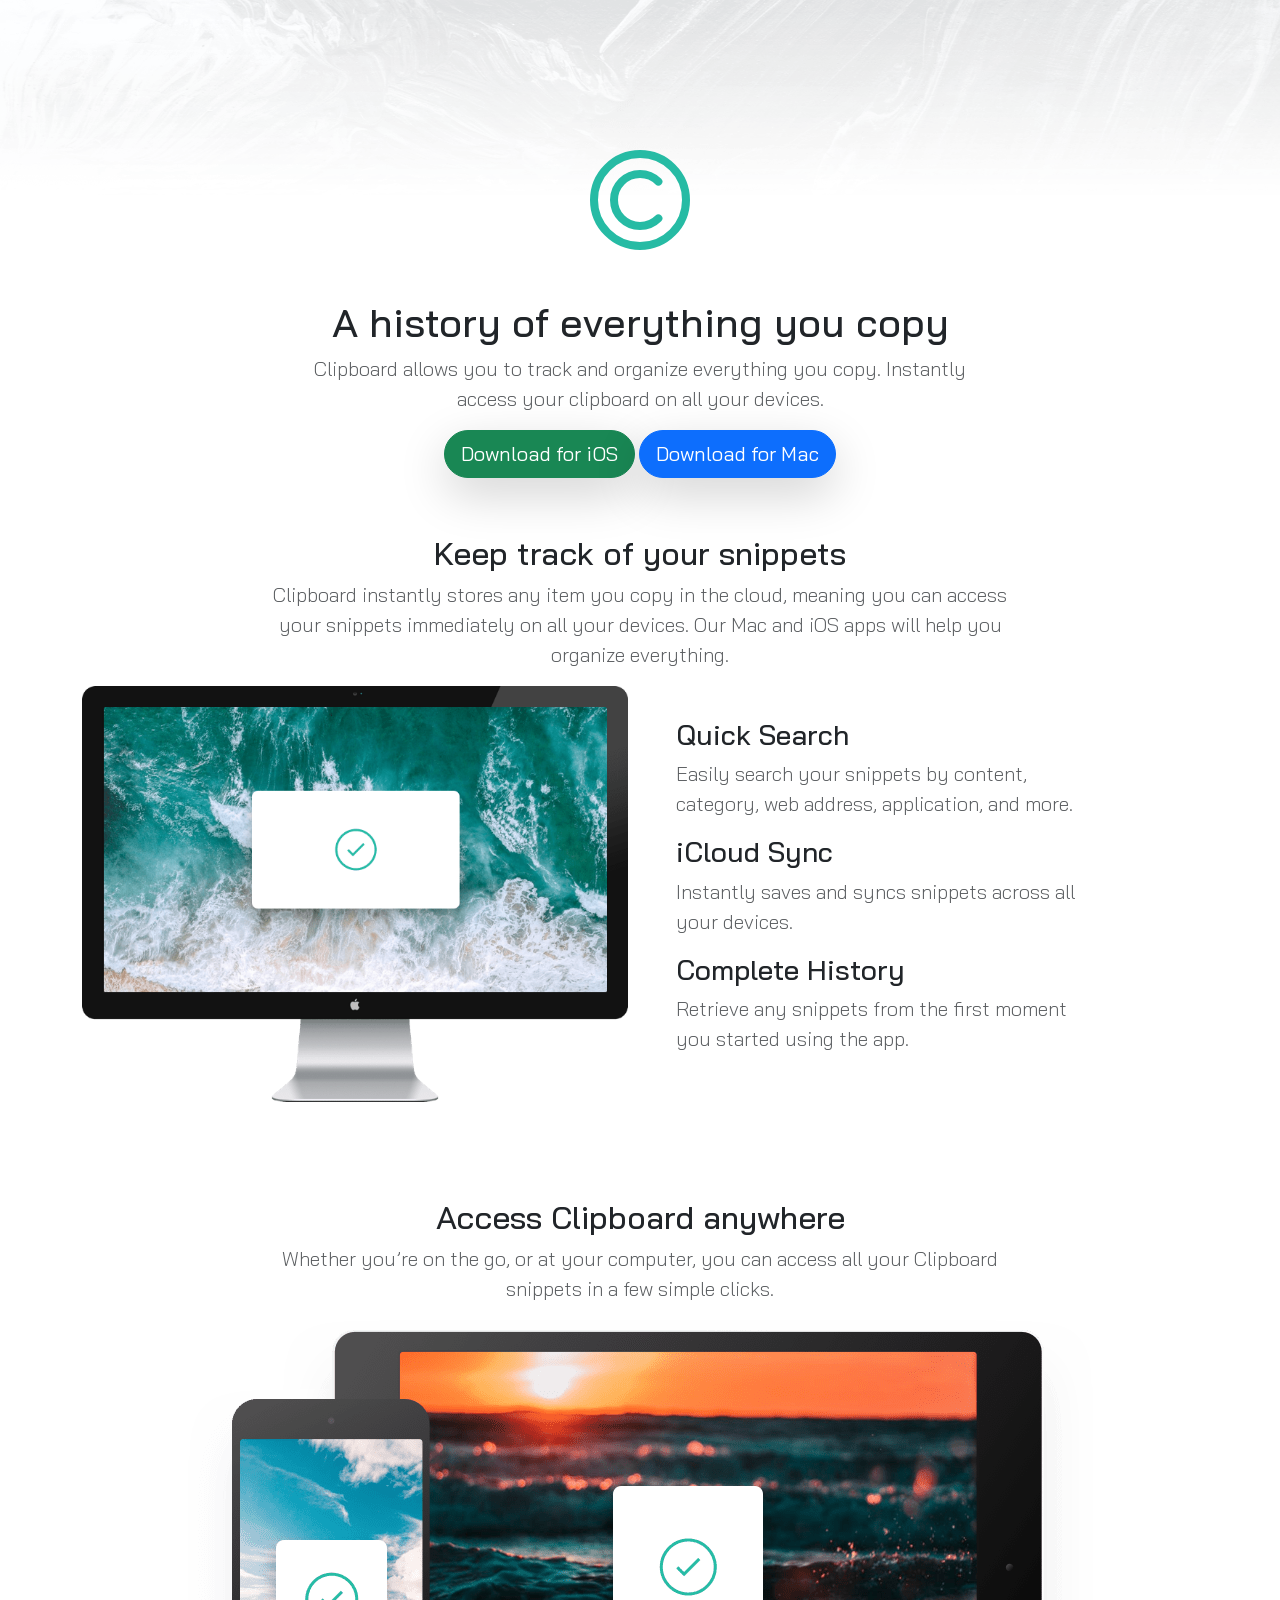
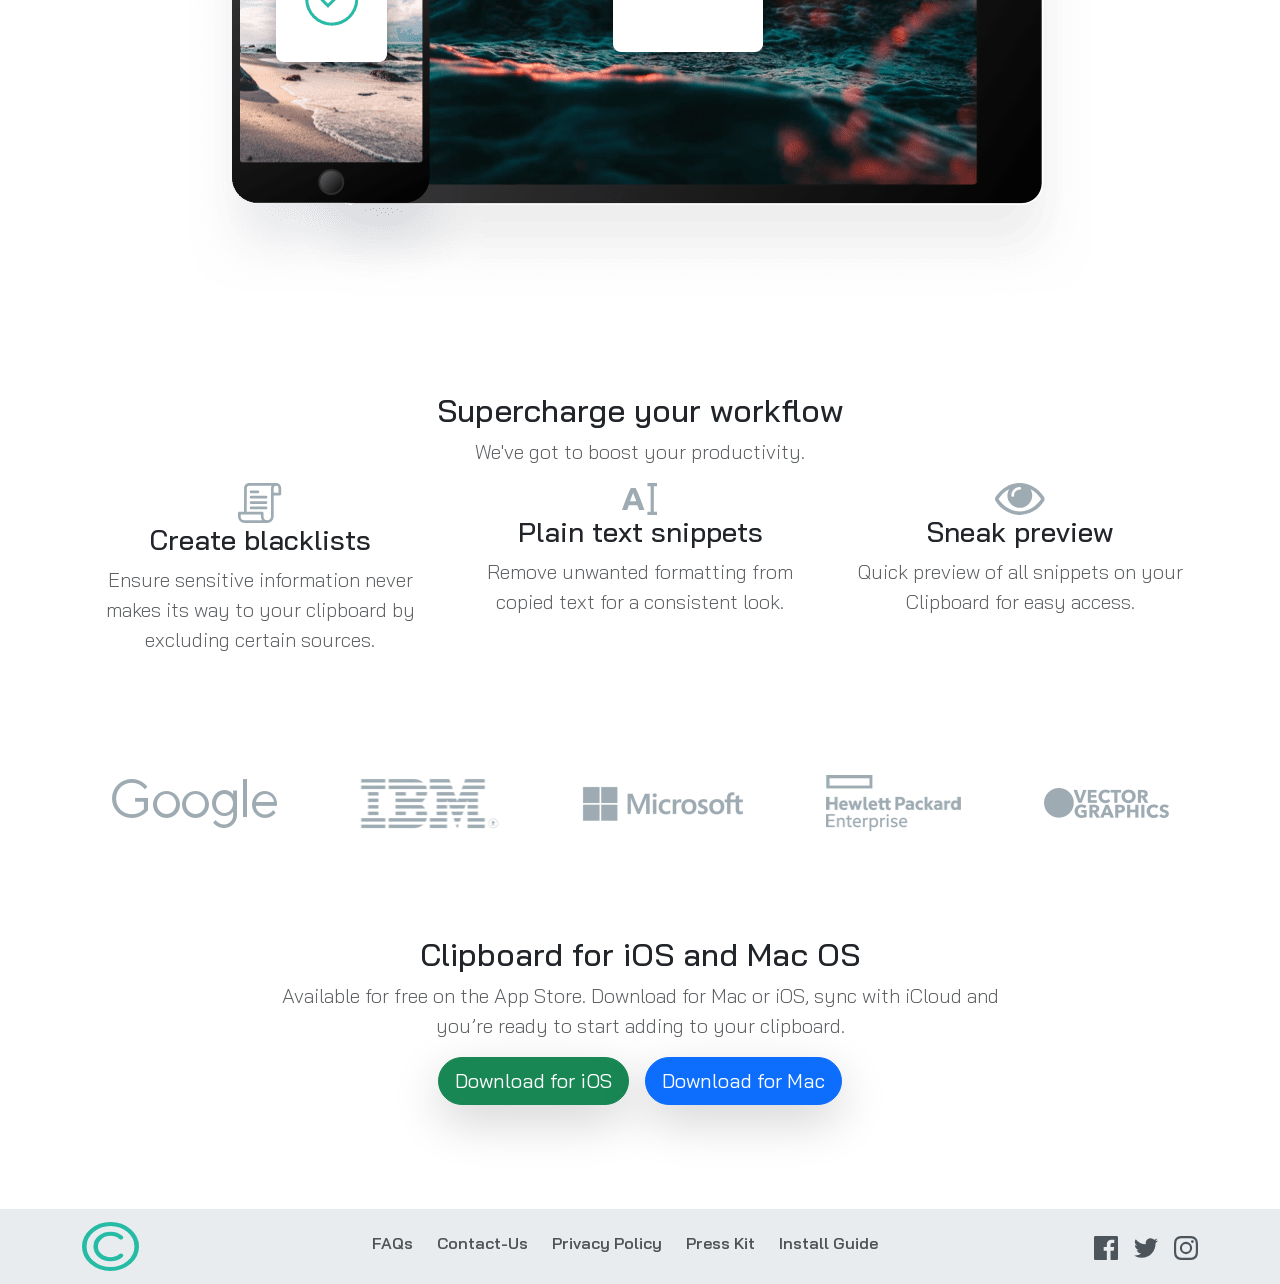
<file: Landing-page/landing-page.html>
<!DOCTYPE html>
<html lang="en">
<head>
    <meta charset="UTF-8">
    <meta name="viewport" content="width=device-width, initial-scale=1.0">
    <link rel="icon" href="/Landing-page/images/favicon-32x32.png" type="icon/png">
    <link rel="stylesheet" href="/Landing-page/landing-page.css">
    <link rel="preconnect" href="https://fonts.googleapis.com">
    <link rel="preconnect" href="https://fonts.gstatic.com" crossorigin>
    <link href="https://fonts.googleapis.com/css2?family=Bai+Jamjuree:ital,wght@0,200;0,300;0,400;0,500;0,600;0,700;1,200;1,300;1,400;1,500;1,600;1,700&display=swap" rel="stylesheet">
    <link href="https://cdn.jsdelivr.net/npm/bootstrap@5.3.3/dist/css/bootstrap.min.css" rel="stylesheet" integrity="sha384-QWTKZyjpPEjISv5WaRU9OFeRpok6YctnYmDr5pNlyT2bRjXh0JMhjY6hW+ALEwIH" crossorigin="anonymous">
    <title>Landing page</title>
</head>
<body class="container-fluid p-0 ">
  <header class="w-100 p-0">
    <div class="w-100">
      <img src="/Landing-page/images/bg-header-desktop.png  " class="img-fluid w-100" style="max-height: 200px; margin-bottom: -50px;">
    </div>
    <div class="text-center mt-0">
      <img src="/Landing-page/images/logo.svg" width="100" height="100">
    </div>
  </header>

  <div class="container">
   <!-- hero section -->
      <section class="text-center  mt-6 pt-5">
        <h1 >A history of everything you copy</h1>
        <p class="lead text-muted">Clipboard allows you to track and organize everything you copy. Instantly <br class="d-none d-md-block">access your clipboard on all your devices.</p>
          <div >
            <a href="#" class="btn btn-success rounded-pill btn-lg shadow-lg mb-2" >Download for iOS</a>
            <a href="#" class="btn btn-primary rounded-pill btn-lg shadow-lg mb-2 " >Download for Mac</a>
          </div>
      </section>

      <section class="text-center  mt-5">
        <h2 >Keep track of your snippets</h2>
        <p class="lead text-muted"> Clipboard instantly stores any item you copy in the cloud, meaning you can access <br class="d-none d-md-block">your snippets immediately on all your devices. Our Mac and iOS apps will help you <br class="d-none d-md-block">organize everything.</p>
        <div class="row align-items-center">
          <div class="col-12 col-lg-6 mb-4 mb-lg-0">
            <img src="/Landing-page/images/image-computer.png" alt="" class="img-fluid">
          </div>
          <div class="col-12 col-lg-6">
            <div class="px-4 text-center text-lg-start ">
              <h3>Quick Search</h3>
              <p class="lead text-muted"> Easily search your snippets by content,<br class="d-none d-md-block" > category, web address, application, and more.</p>
              <h3> iCloud Sync</h3>
              <p class="lead text-muted" > Instantly saves and syncs snippets across all <br class="d-none d-md-block"> your devices.</p>
              <h3>Complete History</h3>
              <p class="lead text-muted"> Retrieve any snippets from the first moment <br class="d-none d-md-block"> you started using the app.</p>
            </div>
         </div>
         </div>
      </section>

      <section class="mt-5 pt-5 text-center">
        <h2> Access Clipboard anywhere</h2>
        <p class="lead text-muted">Whether you’re on the go, or at your computer, you can access all your Clipboard <br class="d-none d-md-block">snippets in a few simple clicks.</p>
        <img src="/Landing-page/images/image-devices.png" alt="" class="img-fluid">
      </section>
          
      <section class="my-5 py-5 text-center">
        <h2>Supercharge your workflow</h2>
        <p class="lead text-muted">We've got to boost your productivity.</p>
        <div class="row">
          <div class="col-md-4">
            <img src="/Landing-page/images/icon-blacklist.svg" alt="Create blacklists">
            <h3>Create blacklists</h3>
            <p class="lead text-muted">Ensure sensitive information never makes its way to your clipboard by excluding certain sources.</p>
          </div>
          <div class="col-md-4">
            <img src="/Landing-page/images/icon-text.svg" alt="Plain text snippets">
            <h3>Plain text snippets</h3>
            <p class="lead text-muted">Remove unwanted formatting from copied text for a consistent look.</p>
          </div>
          <div class="col-md-4">
            <img src="/Landing-page/images/icon-preview.svg" alt="Sneak preview">
            <h3>Sneak preview</h3>
            <p class="lead text-muted">Quick preview of all snippets on your Clipboard for easy access.</p>
          </div>
        </div>
      </section>
          
      <div class="d-flex justify-content-around my-5 py-2 flex-column flex-md-row  align-items-center gap-4  ">
        <img src="/Landing-page/images/logo-google.png" alt="Google" class="mb-4 mb-md-0">
        <img src="/Landing-page/images/logo-ibm.png" alt="IBM" class="mb-4 mb-md-0">
        <img src="/Landing-page/images/logo-microsoft.png" alt="Microsoft" class="mb-4 mb-md-0">
        <img src="/Landing-page/images/logo-hp.png" alt="Hewlett Packard Enterprise" class="mb-4 mb-md-0">
        <img src="/Landing-page/images/logo-vector-graphics.png" alt="Vector Graphics">
      </div>
          
      <section class="text-center mb-9 my-5 py-5">
        <h2>Clipboard for iOS and Mac OS</h2>
        <p class="lead text-muted">Available for free on the App Store. Download for Mac or iOS, sync with iCloud and <br class="d-none d-md-block"> you’re ready to start adding to your clipboard.</p>
        <div class="d-flex flex-column flex-md-row justify-content-center gap-3">
          <a href="#" class="btn btn-success rounded-pill btn-lg shadow-lg mb-2" >Download for iOS</a>
          <a href="#" class="btn btn-primary rounded-pill btn-lg shadow-lg mb-2" >Download for Mac</a>
        </div>
      </section>
        
  </div>
      
          
    <nav class="navbar  navbar-light bg-body-secondary w-100">
      <div class="container">
        <div class="d-flex flex-column flex-md-row justify-content-between align-items-center w-100">
          <a class="navbar-brand mb-3 mb-md-0" href="#">
            <img src="/Landing-page/images/logo.svg" alt="brand icon" width="57" height="49">
          </a>
          <ul  class="navbar-nav flex-column flex-md-row gap-md-4 text-center mb-3 mb-md-0">
            <li class="nav-item mb-2">
              <a class="nav-link"  href="#FAQs">FAQs</a>
            </li>
            <li class="nav-item mb-2">
              <a class="nav-link" href="#Contact-Us">Contact-Us</a>
            </li>
            <li class="nav-item mb-2">
              <a class="nav-link" href="#Privacy-Policy">Privacy Policy</a>
            </li>
            <li class="nav-item mb-2">
              <a class="nav-link" href="#Press-Kit">Press Kit</a>
            </li>
            <li class="nav-item mb-2">
              <a class="nav-link" href="#Install-Guide">Install Guide</a>
            </li>
          </ul>
          <ul class="navbar-nav flex-row gap-3 list-style-type-none">
            <li class="nav-item"><a class="nav-link" href="#"><img src="/Landing-page/images/icon-facebook.svg" alt="Facebook"></a></li>
            <li class="nav-item"><a class="nav-link" href="#"><img src="/Landing-page/images/icon-twitter.svg" alt="Twitter"></a></li>
            <li class="nav-item"><a class="nav-link" href="#"><img src="/Landing-page/images/icon-instagram.svg" alt="Instagram"></a></li>
          </ul>
        </div>
      </div>
    </nav>
    <script src="https://cdn.jsdelivr.net/npm/bootstrap@5.3.3/dist/js/bootstrap.bundle.min.js" integrity="sha384-YvpcrYf0tY3lHB60NNkmXc5s9fDVZLESaAA55NDzOxhy9GkcIdslK1eN7N6jIeHz" crossorigin="anonymous"></script>    
</body>
</html>
</file>
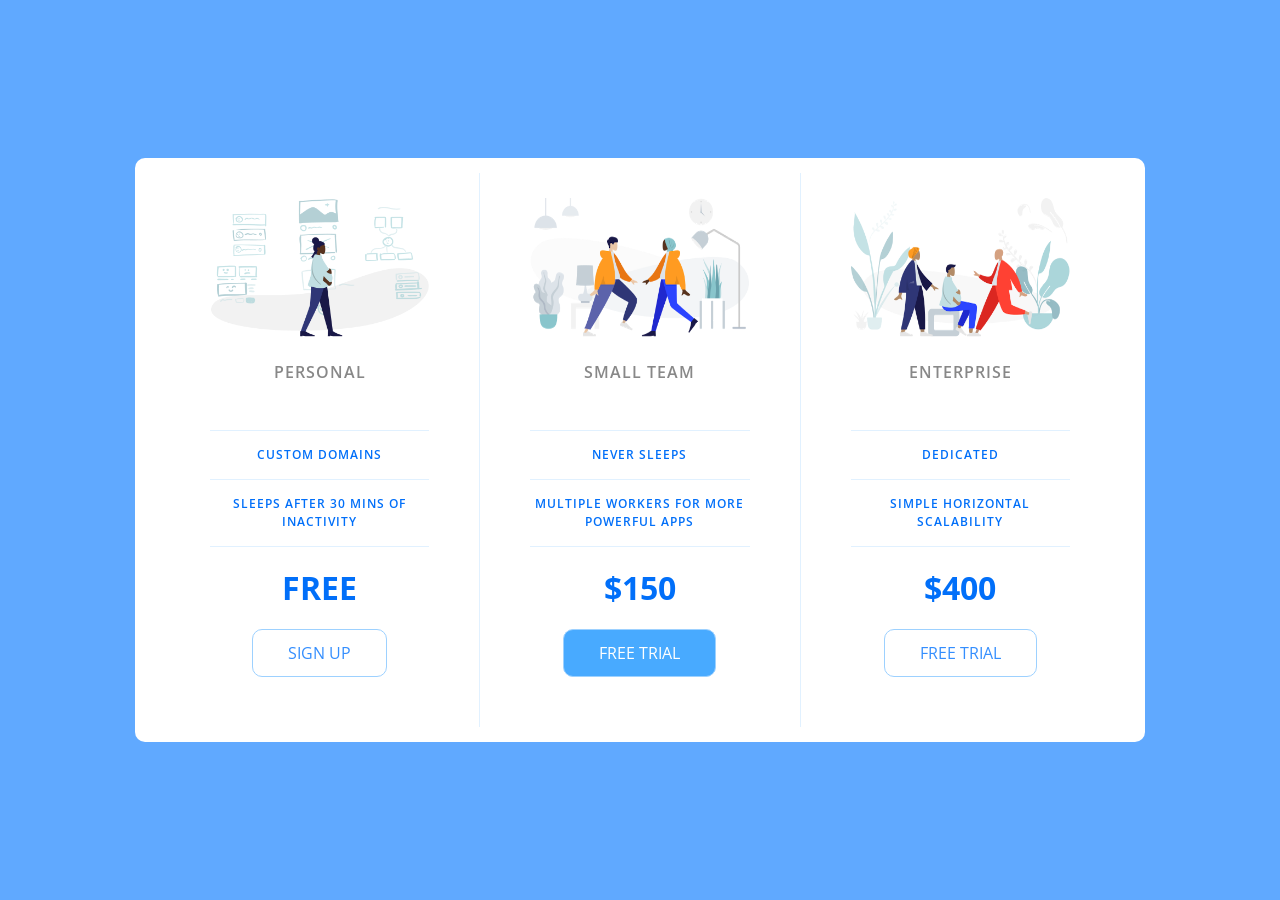
<file: Pricing-panel/pricing-panel.html>
<!DOCTYPE html>
<html lang="en">

<head>
    <meta charset="UTF-8">
    <meta name="viewport" content="width=device-width, initial-scale=1.0">
    <link rel="stylesheet" href="https://fonts.googleapis.com/css?family=Open+Sans:400,600,700">
    <link rel="stylesheet" href="/Pricing-panel/pricing-panel.css">
    <title>Price Tiers</title>
</head>

<body>
    <div class="panel">

        <div class="pricing-plan">
            <img src="/Pricing-panel/images/icon1.png" alt="" class="pricing-img">
            <h2 class="pricing-header">Personal</h2>
            <ul class="pricing-features">
                <li class="pricing-features-item">Custom domains</li>
                <li class="pricing-features-item">Sleeps after 30 mins of inactivity</li>
            </ul>
            <span class="pricing-price">Free</span>
            <a href="#/" class="pricing-button">Sign up</a>
        </div>

        <div class="pricing-plan">
            <img src="/Pricing-panel/images/icon2.png" alt="" class="pricing-img">
            <h2 class="pricing-header">Small team</h2>
            <ul class="pricing-features">
                <li class="pricing-features-item">Never sleeps</li>
                <li class="pricing-features-item">Multiple workers for more powerful apps</li>
            </ul>
            <span class="pricing-price">$150</span>
            <a href="#/" class="pricing-button is-featured">Free trial</a>
        </div>

        <div class="pricing-plan">
            <img src="/Pricing-panel/images/icon3.png" alt="" class="pricing-img">
            <h2 class="pricing-header">Enterprise</h2>
            <ul class="pricing-features">
                <li class="pricing-features-item">Dedicated</li>
                <li class="pricing-features-item">Simple horizontal scalability</li>
            </ul>
            <span class="pricing-price">$400</span>
            <a href="#/" class="pricing-button">Free trial</a>
        </div>

    </div>

</body>
</file>
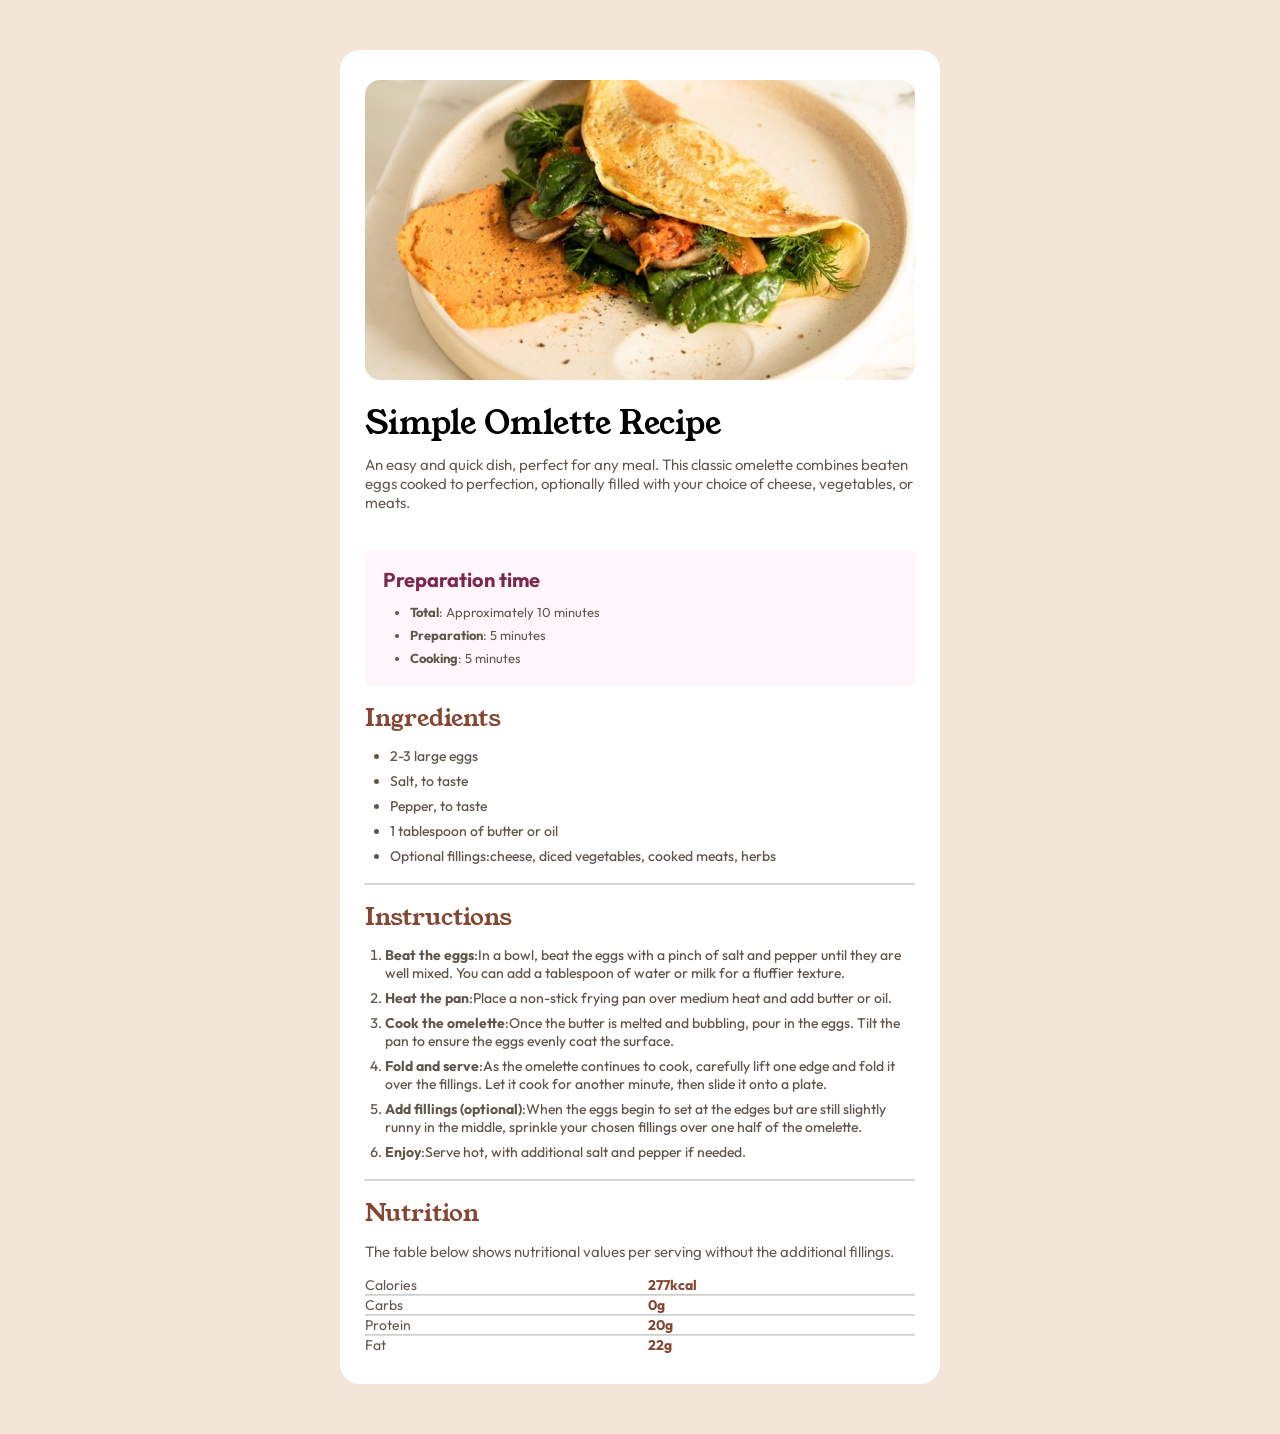
<file: Recipe/recipe.html>
<!DOCTYPE html>
<html lang="en">
<head>
    <meta charset="UTF-8">
    <meta name="viewport" content="width=device-width, initial-scale=1.0">
    <link rel="icon" href="/Recipe/images/favicon-32x32.png" type="icon/png">
    <link rel="stylesheet" href="/Recipe/recipe.css">
    <link rel="preconnect" href="https://fonts.googleapis.com">
    <link rel="preconnect" href="https://fonts.gstatic.com" crossorigin>
    <link href="https://fonts.googleapis.com/css2?family=Outfit:wght@100..900&family=Young+Serif&display=swap" rel="stylesheet">
    <title>Recipe</title>
</head>
<body>
    <div class="container">
            <div class="image">
                <img src="/Recipe/images/image-omelette.jpeg" alt="A plate with a freshly cooked Omlette"> 
            </div>
            <h1>Simple Omlette Recipe</h1>
            <p>An easy and quick dish, perfect for any meal. This classic omelette combines beaten eggs cooked to perfection, optionally filled with your choice of cheese, vegetables, or meats.</p>

            <div class="prep">
                <h2 class="prep-time">Preparation time</h2>
                <ul class="dots">
                    <li class="total" ><span class="highlight">Total</span><span class="bulletpoints">: Approximately 10 minutes</span> </li>
                    <li class="preparation"><span class="highlight">Preparation</span><span class="bulletpoints">: 5 minutes</span> </li>
                    <li ><span class="highlight">Cooking</span><span class="bulletpoints">: 5 minutes</span> </li>
                </ul>
            </div>

            <h2>Ingredients</h2>
            <ul class="Ingredients">
              <li class="eggs"><span class="bulletpoints"> 2-3 large eggs</span> </li>
              <li class="salt"><span class="bulletpoints">Salt, to taste</span> </li>
              <li class="pepper"><span class="bulletpoints">Pepper, to taste</span> </li>
              <li class="butter"><span class="bulletpoints">1 tablespoon of butter or oil</span></li>
              <li><span class="bulletpoints">Optional fillings:cheese, diced vegetables, cooked meats, herbs</span> </li>
            </ul>

            <hr>
            <h2>Instructions</h2>
                <ol class="numbers">
                    <li class="beat"><span class="highlight">Beat the eggs</span><span class="numberpoint" >:In a bowl, beat the eggs with a pinch of salt and pepper until they are well mixed. You can add a tablespoon of water or milk for a fluffier texture.</span></li>
                    <li class="heat"><span class="highlight">Heat the pan</span><span class="numberpoint">:Place a non-stick frying pan over medium heat and add butter or oil.</span> </li>
                    <li class="cook"><span class="highlight">Cook the omelette</span><span class="numberpoint">:Once the butter is melted and bubbling, pour in the eggs. Tilt the pan to ensure the eggs evenly coat the surface.</span> </li>
                    <li class="fold"><span class="highlight">Fold and serve</span><span class="numberpoint">:As the omelette continues to cook, carefully lift one edge and fold it over the fillings. Let it cook for another minute, then slide it onto a plate.</span> </li>
                    <li class="add"><span class="highlight">Add fillings (optional)</span><span class="numberpoint">:When the eggs begin to set at the edges but are still slightly runny in the middle, sprinkle your chosen fillings over one half of the omelette.</span> </li>
                    <li><span class="highlight">Enjoy</span><span class="numberpoint">:Serve hot, with additional salt and pepper if needed.</span> </li>
                </ol>
            <hr>

            <h2>Nutrition</h2>
            <p class="Nutrition">The table below shows nutritional values per serving without the additional fillings.</p>
                <table>
                    <thead>
                        <tr>
                            <th></th>
                            <th></th>
                        </tr>
                    </thead>
                    <tbody>
                        <tr>
                            <td >Calories</td>
                            <td class="nutritional-info">277kcal</td>
                        </tr>
                        
                        <tr>
                            <td colspan="2"><hr></td>
                        </tr>
                        <tr>
                            
                            <td >Carbs</td>
                            <td class="nutritional-info">0g</td>
                        </tr>
                        
                        <tr>
                            <td colspan="3"><hr></td>
                        </tr>
                        <tr>
                            <td>Protein</td>
                            <td class="nutritional-info">20g</td>
                        </tr> 
                        
                        <tr>
                            <td colspan="4"><hr></td>
                        </tr>
                        <tr>
                            <td>Fat</td>
                            <td class="nutritional-info">22g</td>
                        </tr>
                    </tbody>
                </table>
    </div>
</body>
</html>
</file>
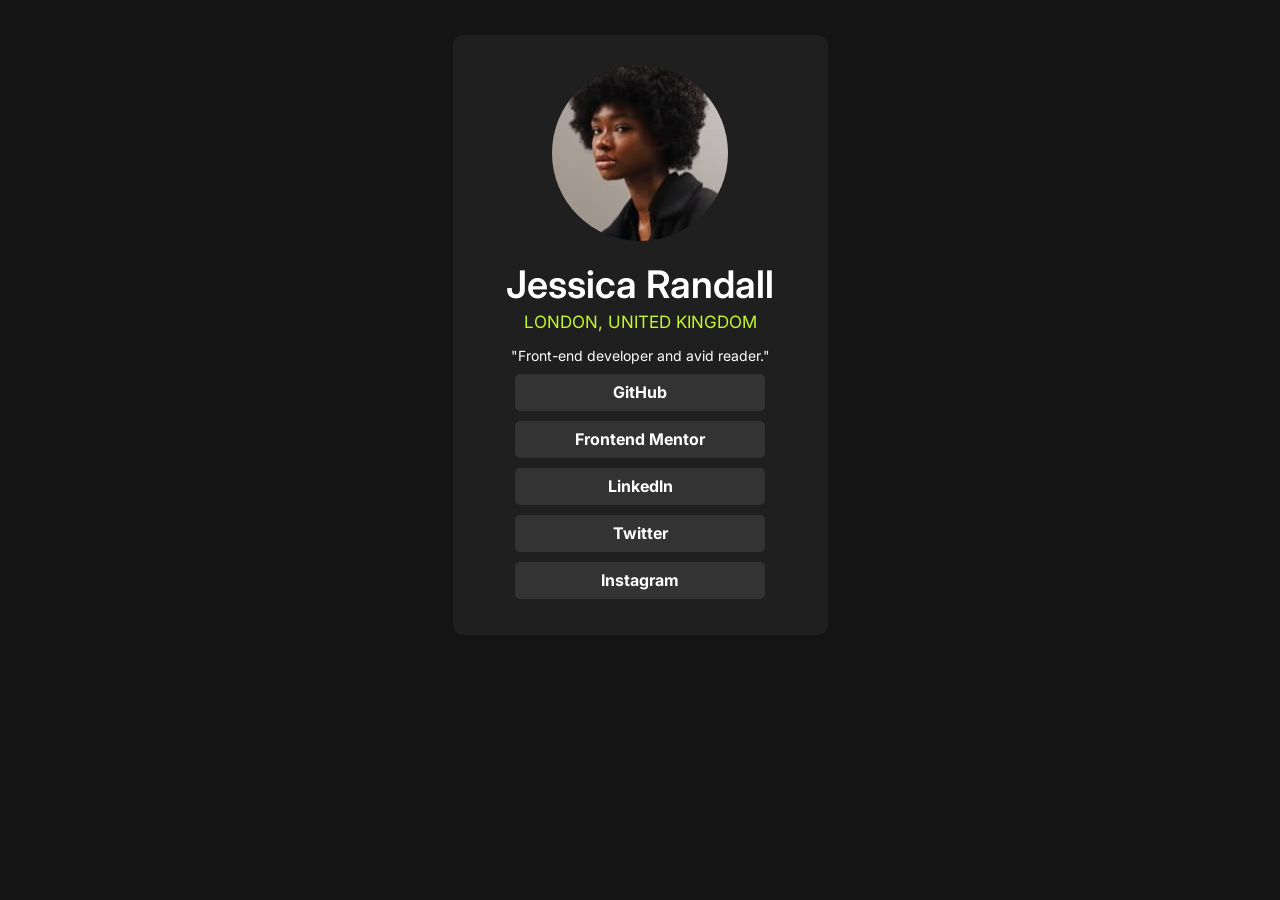
<file: Social-links-profile/social-links-profile.html>
<!DOCTYPE html>
<html lang="en">
<head>
    <meta charset="UTF-8">
    <meta name="viewport" content="width=device-width, initial-scale=1.0">
    <link rel="preconnect" href="https://fonts.googleapis.com">
    <link rel="preconnect" href="https://fonts.gstatic.com" crossorigin>
    <link href="https://fonts.googleapis.com/css2?family=Inter:ital,opsz,
                XXwght@0,14..32,100..900;1,14..32,100..900&display=swap" rel="stylesheet">
    <link rel="stylesheet" href="/Social-links-profile/social-links-profile.css">
    <title>Social Links Profile</title>
</head>
<body>
    <div class="box">
        <div class="img">
            <img src="/Social-links-profile/avatar-jessica.jpeg" alt="Jessica's headshot">
        </div>
        <h1>Jessica Randall</h1>
        <h2>London, United Kingdom</h2>
        <p>"Front-end developer and avid reader."</p>
        <div class="links">
            <ul>
                <li><a href="#">GitHub</a></li>
                <li><a href="#">Frontend Mentor</a></li>
                <li><a href="#">Linkedln</a></li>
                <li><a href="#">Twitter</a></li>
                <li><a href="#">Instagram</a></li>
            </ul>
        </div>
    </div>
</body>
</html>
</file>
<file: style.css>
*{
    padding: 0;
    margin: 0;
    box-sizing: border-box;
    font-family: "Bai Jamjuree", serif;
    font-weight: 600;
    font-style: normal;  
    
}
</file>
<file: Artist-portfolio/artistportfolio.css>
body{
    font-family: Cormorant, serif;
}
h1{
    display: inline-block;
    font-weight: 300;
    margin: 0 32px 0 0;
}
.nav{
    display: inline-block;
}
.nav li{
    display: inline-block;
}
.nav a{
    color: black;
    text-decoration: none;
    font-size: 20px;
    margin: 0 8px;
}
.nav ul{
    padding: 0;
}
.navbar{
    margin: 32px;
}
a.active{
    border-bottom: 1px solid black;
}
.gallery{
    padding: 16px;
}
.card{
    width: 49.75%;                                      
    display: inline-block;
    box-sizing: border-box;
    padding: 16px;
}
.card img{
    height: 350px;
    width: 100%;
    object-fit: cover;
}
.card img:hover{
    opacity: 0.9;
}
.card h2{
    display: inline-block;
    margin: 8px 0 16px 0;
    font-weight: 300;
}
#about{
    width: 35%;
    min-width: 550px;
    margin: 100px 0 100px 200px;
}

#about h3{
    font-size: 35px;
    font-weight: 300;
}
#contact{
    margin-top: 100px;
}
#contact p{
    margin: 0;
    font-size: 20px;
}
#about .cta{
    display: inline-block;
    padding-bottom: 8px;
    margin-top: 0;
    border-bottom: 1px solid black;
}

@media only screen and (max-width: 1000px) {
    .card {
        width: 100%;
    }
    .about {
        margin: 100px 0 100px 100px;
    }

}

@media only screen and (max-width: 700px) {
    .card {
        padding: 0;
    }
    .gallery {
        padding: 8px;
    }
    .about {
        margin: 100px auto ;
        min-width: 450px;
    }
}
</file>
<file: Blog-post/blogpost.css>
body {
    font-family: Mukta, sans-serif;
    font-size: 16px;
    margin: 0;
    padding: 0;
    letter-spacing: 0.5px;

}
h1,
h2,
h3,
h4,
h5,
h6 {
    font-family: Bitter, serif;
    font-weight: 500;
 }
h1 {
    font-size: 80px;
    font-weight: 400;
    letter-spacing: -1.5px;
    margin: 0;
}
h2 {
    font-size: 50px;
    letter-spacing: -0.5px;
}
h3 {
    font-size: 38px;
    letter-spacing: 0;
}
h4 {
    font-size: 30px;
    letter-spacing: 0.25px;
}
h5 {
    font-size: 24px;
    letter-spacing: 0.25px;  
}
h6 {
    font-size: 20px;
    letter-spacing: 0.25px;
}
code{
    color: #e95400;
    font-weight: bold;
}
.hero {
    background-color: #863ae8;
    height: 100vh;
    color: white;
    text-align: center;
    display: flex;
    flex-direction: column;
    align-items: center;
    justify-content: center;

}
.hero h1,
 .hero p {
    width: 75%;
    max-width: 900px;
}
.hero hr {
    width: 50%;
    margin: 32px 0;
}
.content {
    max-width: 900px;
    margin: 0 auto;
    padding: 32px;
}
.content h3 {
    text-transform: capitalize;
}
.info {
    text-align: center;
    font-family: Bitter, serif;
    font-weight: bold;
    font-size: 14px;
    letter-spacing: 1.5px;
}
.info span{
    color: #e95400;
}
.headline {
    text-transform: uppercase;
    font-weight: 500;
    letter-spacing: 0px;
    margin: 40px 0;
    font-size: 18px;
}

.quote{
    font-style: italic;
    font-size: 14px;
    border-left: 2px solid #e95400;
    padding-left: 16px;
    margin: 32px 0 32px 32px;
}
.quote cite{
    display: block;
    font-weight: bold;
    margin-left: 20px;
}
footer {
    background-color: #863ae8;

}
footer ul {
    list-style: none;
    margin: 0 auto;
    width: 100%;
    max-width: 900px;
    text-align: center;
    padding: 28px 0;

    
}
footer ul li {
    display: inline;
    padding: 0 16px;
}
footer  li a {
    text-decoration: none;
    color: white;
}
footer li a:hover {
    text-decoration: underline;
}
</file>
<file: Cost-estimator/costEstimator.css>
body {
  background-color: rgb(233, 223, 255);
  font-family: "Open Sans", sans-serif;
  display: flex;
  flex-direction: column;
  justify-content: center;
  align-items: center;
  padding: 32px;
  color: rgb(44, 44, 44);
}

h1 {
  color: rgb(83, 49, 156);
  margin: 32px 0 64px 0;
}

.container {
  background-color: white;
  width: 100%;
  max-width: 900px;
  box-sizing: border-box;
  display: flex;
  flex-direction: column;
  justify-content: center;
  align-items: center;
  border-radius: 20px;
  padding: 0 64px 64px 64px;
  position: relative;
}

.tabs {
  display: flex;
  width: 100%;
  justify-content: space-around;
  text-transform: uppercase;
  font-weight: bold;
  color: rgb(200, 175, 255);
  margin: 0 0 32px 0;
  padding: 16px;
}

.tabs p {
  padding: 8px;
}

.tabs p:hover {
  color: rgb(83, 49, 156);
  cursor: pointer;
}
.tabs .active {
  color: rgb(83, 49, 156);
  position: relative;
}

.line {
  height: 3px;
  width: 100%;
  position: absolute;
  top: 98px;
  background-color: rgb(231, 231, 231);
}

.tabs .active::before {
  content: "";
  width: 200%;
  height: 4px;
  background-color: rgb(83, 49, 156);
  position: absolute;
  bottom: -32px;
  left: -50%;
  z-index: 2;
  border-radius: 10px;
}

.toggle-wrapper {
  display: flex;
}

.toggle-wrapper img {
  height: 40px;
  margin: 0 16px;
}

.toggle {
  background-color: rgb(83, 49, 156);
  height: 32px;
  width: 140px;
  border-radius: 20px;
  display: flex;
  justify-content: space-between;
  align-items: center;
  box-sizing: border-box;
  padding: 0 4px 0 16px;
  text-transform: uppercase;
  font-weight: bold;
  font-size: 12px;
}

.toggle span:first-of-type {
  color: white;
}

.toggle span:last-of-type {
  background-color: white;
  color: rgb(83, 49, 156);
  padding: 4px 16px;
  border-radius: 20px;
}

.sessions-card {
  background-color: rgb(250, 247, 255);
  text-align: center;
  padding: 32px;
  width: 50%;
  text-transform: uppercase;
  margin: 16px 0;
  border-radius: 10px;
  box-sizing: border-box;
}

.sessions-card p {
  color: rgb(44, 44, 44);
  font-size: 12px;
  font-weight: bold;
  margin-bottom: 16px 0 0 0;
}
.sessions-card .number {
  color: rgb(83, 49, 156);
  font-size: 54px;
  margin: 0;
}

.description {
  line-height: 32px;
  margin: 16px 0 32px 0;
}

.slider {
  width: 100%;
  position: relative;
  margin-bottom: 16px;
}

.slider .bar {
  width: 100%;
  height: 16px;
  background-color: rgb(248, 248, 248);
  border: 1px solid rgb(210, 210, 210);
  border-radius: 20px;
}

.slider .progress {
  width: 31%;
  height: 18px;
  background: linear-gradient(
    90deg,
    rgba(2, 0, 36, 1) 0%,
    rgba(53, 10, 74, 1) 36%,
    rgba(83, 49, 156, 1) 100%
  );
  border-top-left-radius: 20px;
  border-bottom-left-radius: 20px;
  position: absolute;
  top: 0;
  left: 0;
}

.slider .point {
  height: 24px;
  width: 24px;
  background-color: rgb(83, 49, 156);
  border-radius: 50%;
  position: absolute;
  top: -5px;
  left: 29%;
  border: 2px solid white;
  transition: 0.15s transform ease;
}

.slider .point:hover {
  cursor: pointer;
  transform: scale(1.15);
}

.scale {
  width: 100%;
}
.slider .scale ul {
  list-style: none;
  display: flex;
  justify-content: space-between;
  padding: 0;
  font-weight: bold;
  color: rgb(166, 166, 166);
}

.card-wrapper {
  display: flex;
}
.card {
  background-color: rgb(250, 247, 255);
  border-radius: 10px;
  margin: 16px;
  padding: 16px 32px;
  box-shadow: 0px 3px 11px 1px rgba(0, 0, 0, 0.1);
  text-align: center;
  font-weight: bold;
  transition: 0.15s transform ease;
  color: rgb(83, 49, 156);
  position: relative;
}

.card:hover {
  transform: translateY(-8px);
}

.card .top-section {
  padding: 8px;
  text-transform: uppercase;
}

.card .top-section p {
  margin: 4px 0;
}

.card .price {
  font-size: 42px;
  color: rgb(44, 44, 44);
}

.card hr {
  width: 30%;
  border: 1px solid rgb(210, 210, 210);
  border-radius: 2px;
}

.card button {
  border: none;
  color: white;
  background-color: rgb(83, 49, 156);
  padding: 16px;
  border-radius: 10px;
  transition: 0.15s transform ease;
  font-weight: bold;
  margin: 8px 0;
}

.card button:hover {
  cursor: pointer;
  transform: scale(1.05);
}

.card .save-header {
  color: white;
  background: linear-gradient(
    90deg,
    rgba(2, 0, 36, 1) 0%,
    rgba(53, 10, 74, 1) 36%,
    rgba(83, 49, 156, 1) 100%
  );
  position: absolute;
  top: -24px;
  left: 0;
  width: 100%;
  border-top-right-radius: 10px;
  border-top-left-radius: 10px;
}

@media only screen and (max-width: 750px) {
  .card {
    width: 100%;
  }
  .card-wrapper {
    flex-wrap: wrap-reverse;
  }
  .sessions-card {
    width: 80%;
  }
}
@media only screen and (max-width: 600px) {
  body {
    padding: 16px;
  }
  h1 {
    margin: 0 0 16px 0;
  }
  .container {
    padding: 0 16px;
  }
  .sessions-card {
    width: 100%;
  }
  .toggle-wrapper {
    width: 90%;
    justify-content: space-around;
  }
}
</file>
<file: Hazel-cv/hazelCV.css>
body {
  padding: 0;
  margin: 0;
  font-family: "Forum", serif;
}
.hero {
  min-height: 90vh;
  background-color: #f08e80;
  color: white;
  display: inline-block;
}

.navbar {
  display: flex;
  justify-content: space-between;
  align-items: center;
  color: white;
  padding: 24px 32px;
  box-sizing: border-box;
}

.navbar .links a {
  color: white;
  text-decoration: none;
  margin-right: 16px;
  font-size: 1.2rem;
}

.navbar p {
  font-size: 2rem;
  font-weight: bold;
  margin: 0;
}
.navbar .contact {
  background-color: white;
  color: #f08e80;
  padding: 16px 24px;
  text-decoration: none;
}

.navbar .contact:hover {
  opacity: 0.8;
}

.hero-content {
  padding: 0 15%;
}

.tagline {
  font-size: 4.5rem;
  color: white;
  letter-spacing: 2px;
  padding: 32px 0;
}

.two-column {
  font-size: 2rem;
}

.two-column > p {
  width: 50%;
  box-sizing: border-box;
  float: left;
}

.two-column .skills {
  width: 50%;
  float: left;
  box-sizing: border-box;
  padding: 0;
  list-style: none;
}

.two-column .skills li {
  width: 50%;
  float: left;
  font-size: 1.25rem;
  margin: 8px 0;
}

.blog-section {
  background-color: white;
  padding: 64px 0;
}

.blog-content {
  padding: 0 15%;
}

.two-column .blog-posts {
  width: 50%;
  float: left;
}

.blog-heading {
  font-size: 1.5rem;
}
.blog-text {
  font-size: 1rem;
}
.blog-posts {
  margin-top: 24px;
}

.blog-posts .blog-date {
  font-size: 0.9rem;
  color: grey;
  margin-bottom: 32px;
}
.blog-posts p {
  margin: 8px 0;
}

.events-section {
  background-color: #fdf0e6;
  padding: 64px 0;
  display: inline-block;
  width: 100%;
}

.events-content {
  padding: 0 15%;
}

.events-card {
  width: 50%;
  float: left;
  margin-top: 24px;
}

.events-card p {
  margin: 8px 0;
}
.event-title {
  font-size: 1.5rem;
}
.event-location {
  font-size: 1rem;
}
.events-card .event-date {
  font-size: 0.9rem;
  color: grey;
  margin-bottom: 32px;
}

footer {
  background-color: black;
  color: white;
  padding: 64px;
}

.footer-content {
  text-align: center;
}

footer img {
  width: 2rem;
  height: 2rem;
  margin: 0 8px;
}

@media only screen and (max-width: 1000px) {
  .hero-content,
  .blog-content,
  .events-content {
    padding: 0 5%;
  }
}

@media only screen and (max-width: 750px) {
  .tagline {
    font-size: 3.5rem;
  }
  .two-column-section > p {
    width: 100%;
  }
  .two-column-section .skills {
    width: 100%;
  }
  .two-column-section .blog-posts {
    width: 100%;
  }
  .section-heading {
    font-weight: bold;
    font-size: 2.5rem;
    margin-bottom: 0;
  }
}
@media only screen and (max-width: 500px) {
  .tagline {
    font-size: 3rem;
    margin: 0;
  }
  .links {
    display: none;
  }
}
</file>
<file: Landing-page/landing-page.css>
*{
    padding: 0;
    margin: 0;
    box-sizing: border-box;
    font-family: "Bai Jamjuree", serif;
    font-weight: 600;
    font-style: normal;  
    
}
</file>
<file: Pricing-panel/pricing-panel.css>
/* http://meyerweb.com/eric/tools/css/reset/ 
   v2.0 | 20110126
   License: none (public domain)
*/

html, body, div, span, applet, object, iframe,
h1, h2, h3, h4, h5, h6, p, blockquote, pre,
a, abbr, acronym, address, big, cite, code,
del, dfn, em, img, ins, kbd, q, s, samp,
small, strike, strong, sub, sup, tt, var,
b, u, i, center,
dl, dt, dd, ol, ul, li,
fieldset, form, label, legend,
table, caption, tbody, tfoot, thead, tr, th, td,
article, aside, canvas, details, embed, 
figure, figcaption, footer, header, hgroup, 
menu, nav, output, ruby, section, summary,
time, mark, audio, video {
	margin: 0;
	padding: 0;
	border: 0;
	font-size: 100%;
	font: inherit;
	vertical-align: baseline;
}
/* HTML5 display-role reset for older browsers */
article, aside, details, figcaption, figure, 
footer, header, hgroup, menu, nav, section {
	display: block;
}
body {
	line-height: 1;
}
ol, ul {
	list-style: none;
}
blockquote, q {
	quotes: none;
}
blockquote:before, blockquote:after,
q:before, q:after {
	content: '';
	content: none;
}
table {
	border-collapse: collapse;
	border-spacing: 0;
}

html {
  box-sizing: border-box;
  font-family: 'Open Sans', sans-serif;
}

body {
  background-color: #60a9ff;
  display: flex;
  justify-content: center;
  align-items: center;
  min-height: 100vh;
}

.panel {
  background-color: white;
  border-radius: 10px;
  padding: 15px 25px;
  width: 100%;
  max-width: 960px;
  display: flex;
  flex-direction: column;
  text-align: center;
  text-transform: uppercase;
}

.pricing-plan {
  border-bottom: 1px solid #e1f1ff;
}
.pricing-plan:last-child {
  border-bottom: none;
}

.pricing-img {
  margin-bottom: 25px;
  max-width: 100%;
}

.pricing-header {
  color: #888;
  font-weight: 600;
  letter-spacing: 1px;
}

.pricing-features {
  margin: 50px 0 25px;
  color: #016ff9;
}

.pricing-features-item {
  font-weight: 600;
  letter-spacing: 1px;
  font-size: 12px;
  line-height: 1.5;
  padding: 15px 0;
  border-top: 1px solid #e1f1ff;
}

.pricing-features-item:last-child{
  border-bottom: 1px solid #e1f1ff;
}

.pricing-price {
  color: #016ff9; 
  display: block;
  font-size: 32px;
  font-weight: 700;
}

.pricing-button {
  border: 1px solid #9dd1ff;
  border-radius: 10px;
  color: #348efe;
  display: inline-block;
  padding: 15px 35px;
  text-decoration: none;
  margin: 25px 0;
  transition: 200ms ease-in-out;
}

.pricing-button:hover, .pricing-button:focus {
  background-color: #e1f1ff;
}

.pricing-button.is-featured {
  background-color: #48aaff;
  color: white;
}

.pricing-button.is-featured:hover, .pricing-button.is-featured:focus{
  background-color: #269aff;
  color: white;
}


@media (min-width: 900px){
  .panel {
    flex-direction: row;
  }
  .pricing-plan {
    border-bottom: none;
    border-right: 1px solid #e1f1ff;
    padding: 25px 50px;
  }
  .pricing-plan:last-child {
    border-right: none;
  }
}
</file>
<file: Recipe/recipe.css>
*{
    padding: 0;
    margin: 0;
    box-sizing: border-box;
}
body{
    background-color: hsl(30, 54%, 90%);
    display: flex;
    justify-content: center;
    align-items: center;
    min-height: 100vh;
}
.container{
    background-color: white;
    width: 600px;
    border-radius: 20px;
    padding: 15px 25px;
    display: flex;
    flex-direction: column;
    text-align: center;
    font-size: 16px;
    margin: 50px 90px 50px 90px;
    min-height: 100vh;
}
h1{
    font-family: "Young Serif", serif;
    font-weight: 400;
    font-style: normal;
    text-align: left;
    margin-top: 12px;
    margin-bottom: 9px;     
}

h2{
    font-family: "Young Serif", serif;
    font-weight: 400;
    font-style: normal;
    text-align: left;
    color: hsl(14, 45%, 36%);  
    margin-top: 15px;
    margin-bottom: 12px;
}

p{
  font-family: "Outfit", serif;
  font-optical-sizing: auto;
  font-weight: 370;
  font-style: normal;
  text-align: left;
  margin-bottom: 38px;
  color: hsl(30, 10%, 34%);
  font-size: 15px;
}
.prep{
    background-color: hsl(330, 100%, 98%);
    text-align: left;
    border-radius: 5px;
}
.prep-time{
  font-family: "Outfit", serif;
  font-optical-sizing: auto;
  font-weight: bold;
  font-style: normal;
  margin-top: 17px;
  margin-bottom: 12px;
  padding-left: 18px;
  color: hsl(332, 51%, 32%);
  font-size: 20px;
}
.dots{
  font-family: "Outfit", serif;
  font-optical-sizing: auto;
  font-weight: 400;
  font-style: normal;
  padding-left: 45px;
  margin-bottom: 20px;
  color: hsl(30, 10%, 34%);
  font-size: 13px;
}
.total{
    margin-bottom: 7px;
}
.preparation{
    margin-bottom: 7px;
}
.highlight{
    font-weight: bold;
}

.Ingredients{
  font-family: "Outfit", serif;
  font-optical-sizing: auto;
  font-weight: 450;
  font-style: normal; 
  color: hsl(30, 10%, 34%);
  text-align: left;
  font-size: 14px;
  padding-left: 25px;
  margin-bottom: 18px;
}
.eggs{
    margin-bottom: 7px;
}
.salt{
    margin-bottom: 7px;
}
.pepper{
    margin-bottom: 7px;
}
.butter{
    margin-bottom: 7px;
}
hr{
    border-width: 1px;
    border-color: hsl(30, 10%, 34%,0.2);
}
.numbers{
    font-family: "Outfit", serif;
    font-optical-sizing: auto;
    font-weight: 450;
    font-style: normal; 
    color: hsl(30, 10%, 34%);
    text-align: left;
    font-size: 14px;  
    padding-left: 20px;
    margin-bottom: 18px;
}
.beat, .heat, .cook, .fold, .add{
    margin-bottom: 7px;
}
.Nutrition{
    margin-bottom: 15px;
}
table{
    font-family: "Outfit", serif;
    font-optical-sizing: auto;
    font-weight: 400;
    font-style: normal; 
    color: hsl(30, 10%, 34%);
    text-align: left;
    font-size: 14px;  
    padding-left: 20px;
    margin-bottom: 15px;
}
.nutritional-info{
    color: hsl(14, 45%, 36%);
    font-weight: bold;
}
table{
    border-collapse: collapse;
    width: 100%;
    
}
[src$=".jpeg"] {
    width: 550px;
    height: 300px;
    border-radius: 15px;
    object-fit: cover;
    margin-top: 15px;
    margin-bottom: 5px; 
}
</file>
<file: Social-links-profile/social-links-profile.css>
body {
    background-color: hsl(0, 0%, 8%);
    display: flex;
    align-items: center;
    justify-content: center;
    box-sizing: border-box;
    margin: 0;
    font-family: "Inter",serif;
}   

.box {
    background-color: hsl(0, 0%, 12%);
    min-width:  375px;
    height: 600px;
    margin: 35px 0;
    border-radius: 10px;
}

.box .img {
    display: flex;
    justify-content: center;
    margin-top: 30px;
}

img {
    border-radius: 50%;
}

h1 {
    text-align: center;
    font-weight: 600;
    font-family: "Inter", serif;
    color: hsl(0, 0%, 100%);
    margin-top: 20px;
    margin-bottom: 5px;
    font-size: 38px;
}

h2 {
    text-align: center;
    color: hsl(75, 94%, 57%);
    font-weight: 400;
    font-family: "Inter", serif;
    margin: 0;
    text-transform: uppercase;
    font-size: 17px;
}

p {
    color: white;
    text-align: center;
    font-family: "Inter", serif;
    font-size: 14px;
    margin-top: 15px;
    margin-bottom: 10px;
}

.links{
    display: flex;
    flex-direction: column;
    align-items: center;
    justify-content: center;
}

.links ul {
    list-style: none;
    padding-left: 0;
    margin: 0;

}

.links li {
    padding-bottom: 10px;
    
}

.links li a {
    background-color: hsl(0, 0%, 20%);
    display: block;
    width: 250px;
    height: 37px;
    text-align: center;
    line-height: 37px;
    border-radius: 5px;
    text-decoration: none;
    color: hsl(0, 0%, 100%);
    font-size: 16px;
    font-weight: bold;
    transition: 0.15s transform ease;
}

.links li a:hover {
    background-color: hsl(0, 0%, 30%);
    transform: scale(1.05);
}

@media only screen and (max-width: 480px) {

}

@media only screen and (min-width: 481px) and (max-width: 768px) {

}

@media only screen and (min-width: 769px) and (max-width: 1024px) {

}

@media only screen and (min-width: 1025px) {

}
</file>
